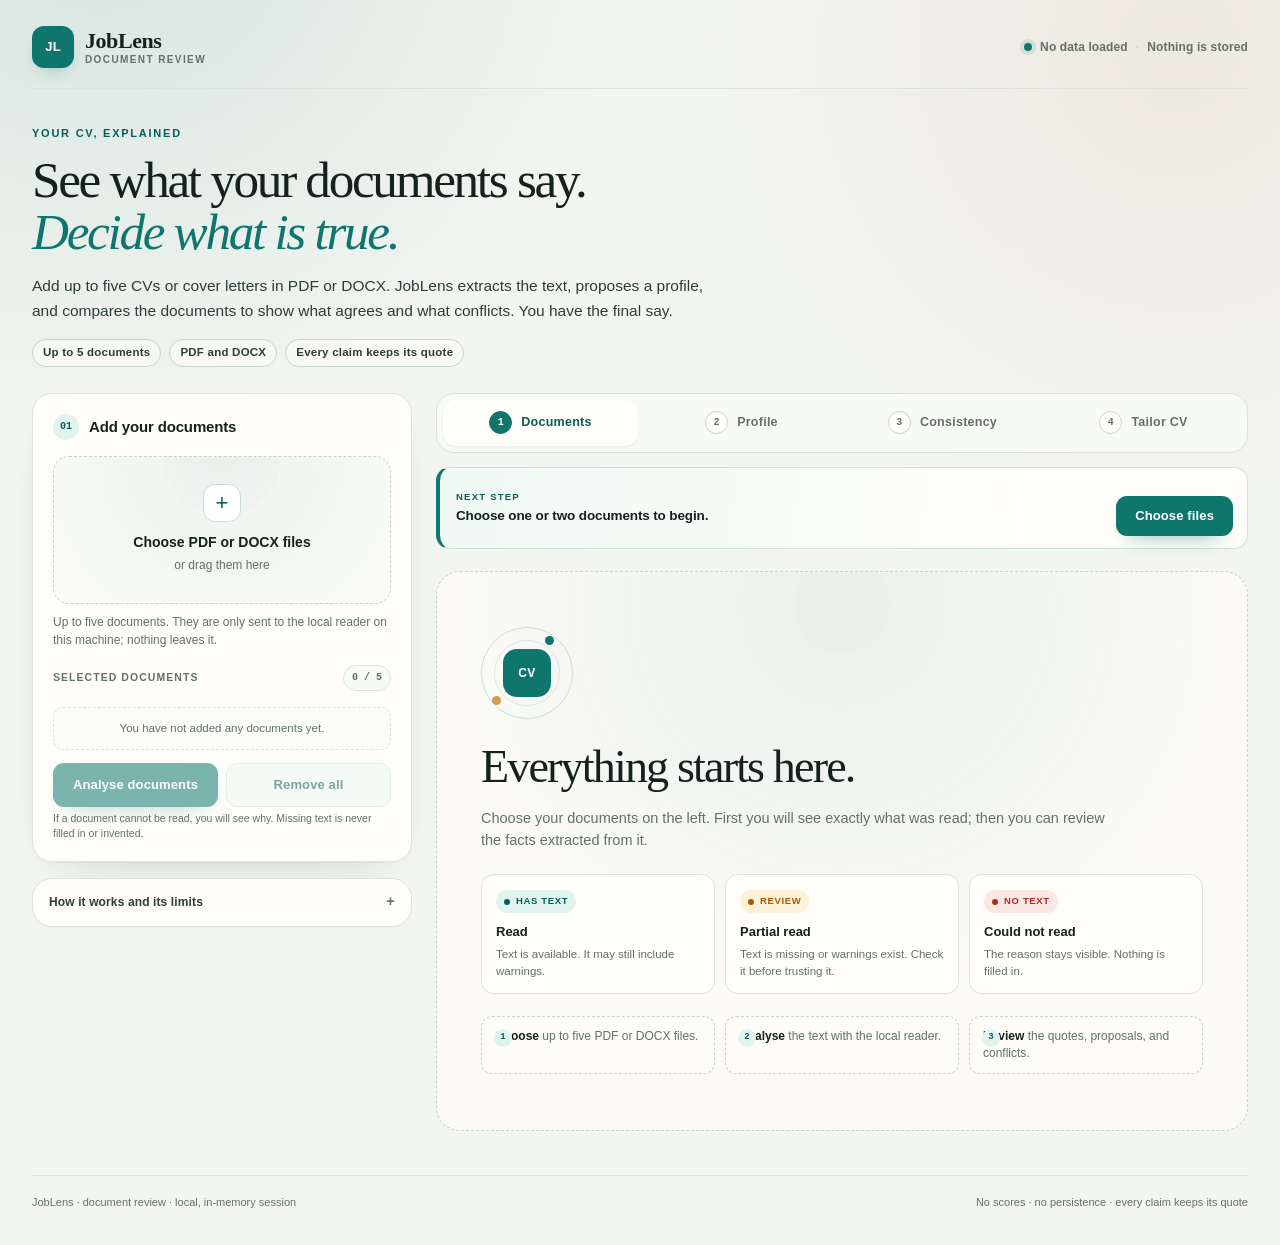
<file: web/workspace/index.html>
<!doctype html>
<html lang="en">
<head>
  <meta charset="utf-8">
  <meta name="viewport" content="width=device-width, initial-scale=1">
  <meta name="description" content="JobLens CV evidence workspace: see what your documents say, what can be joined, and what needs your decision.">
  <meta name="joblens-cv-api-base" content="/api/cv">
  <title>JobLens · Document review</title>
  <link rel="icon" href="./favicon.svg" type="image/svg+xml">
  <link rel="stylesheet" href="./styles.css">
</head>
<body>
  <a class="skip-link" href="#workspace">Skip to content</a>
  <div class="page-shell">
    <header class="masthead">
      <a class="brand" href="../">
        <span class="brand-mark" aria-hidden="true">JL</span>
        <span class="brand-copy">
          <strong>JobLens</strong>
          <small>Document review</small>
        </span>
      </a>
      <div class="masthead-meta">
        <span class="live-dot" aria-hidden="true"></span>
        <span id="data-mode-label">No data loaded</span>
        <span class="meta-separator" aria-hidden="true">·</span>
        <span>Nothing is stored</span>
      </div>
    </header>

    <main>
      <section class="hero" aria-labelledby="hero-title">
        <p class="eyebrow">Your CV, explained</p>
        <h1 id="hero-title">See what your documents say.<br> <em>Decide what is true.</em></h1>
        <p class="hero-copy">
          Add up to five CVs or cover letters in PDF or DOCX. JobLens extracts the
          text, proposes a profile, and compares the documents to show what agrees
          and what conflicts. You have the final say.
        </p>
        <div class="hero-tags" aria-label="What you can do here">
          <span class="tag">Up to 5 documents</span>
          <span class="tag">PDF and DOCX</span>
          <span class="tag">Every claim keeps its quote</span>
        </div>
      </section>

      <section id="workspace" class="workspace" aria-label="Document review">
        <aside class="control-rail">
          <section class="panel panel-add" aria-labelledby="add-heading">
            <div class="panel-heading">
              <span class="step" aria-hidden="true">01</span>
              <h2 id="add-heading">Add your documents</h2>
            </div>

            <div id="dropzone" class="dropzone">
              <input
                id="file-input"
                class="visually-hidden"
                type="file"
                multiple
                accept=".pdf,.docx,application/pdf,application/vnd.openxmlformats-officedocument.wordprocessingml.document"
                aria-describedby="file-help"
              >
              <label for="file-input" class="dropzone-label">
                <span class="dropzone-icon" aria-hidden="true">+</span>
                <strong>Choose PDF or DOCX files</strong>
                <span>or drag them here</span>
              </label>
            </div>
            <p id="file-help" class="field-note">
              Up to five documents. They are only sent to the local reader on this
              machine; nothing leaves it.
            </p>

            <div id="selection-alert" class="inline-alert" role="alert" hidden></div>

            <div class="selection-head">
              <span class="field-label">Selected documents</span>
              <span id="selection-count" class="count">0 / 5</span>
            </div>
            <ul id="selection-list" class="queue-list" aria-label="Selected documents"></ul>
            <p id="selection-empty" class="selection-empty">You have not added any documents yet.</p>

            <div class="button-row">
              <button id="extract" class="button button-primary" type="button" disabled>
                Analyse documents
              </button>
              <button id="clear" class="button button-secondary" type="button" disabled>
                Remove all
              </button>
            </div>
            <button id="cancel" class="button button-quiet" type="button" hidden>
              Stop waiting
            </button>

            <p class="field-note field-note-tight">
              If a document cannot be read, you will see why. Missing text is never
              filled in or invented.
            </p>
          </section>

          <details class="panel tech-panel">
            <summary>How it works and its limits</summary>
            <div class="tech-panel-body">
              <p>
                The local PDF and DOCX reader extracts the text. This screen does
                not interpret the file on its own.
              </p>
              <dl class="contract-facts">
                <div>
                  <dt>Supported format</dt>
                  <dd>PDF or DOCX, up to 5 files</dd>
                </div>
                <div>
                  <dt>References</dt>
                  <dd>Page or paragraph, exactly as returned by the reader</dd>
                </div>
                <div>
                  <dt>What it does not do</dt>
                  <dd>It does not score, verify, or store anything</dd>
                </div>
              </dl>
              <p class="field-note">
                Technical details (schemas, versions, and the contract) live in the
                project documentation and in each report.
              </p>
            </div>
          </details>
        </aside>

        <section id="results" class="results">
          <div class="view-switch" role="tablist" aria-label="Review steps">
            <button
              id="view-extraction"
              class="view-tab is-active"
              type="button"
              role="tab"
              aria-selected="true"
              aria-controls="extraction-view"
            >
              <span class="view-tab-step" aria-hidden="true">1</span>
              <span class="view-tab-label">Documents</span>
            </button>
            <button
              id="view-profile"
              class="view-tab"
              type="button"
              role="tab"
              aria-selected="false"
              aria-controls="profile-view"
            >
              <span class="view-tab-step" aria-hidden="true">2</span>
              <span class="view-tab-label">Profile</span>
            </button>
            <button
              id="view-reconciliation"
              class="view-tab"
              type="button"
              role="tab"
              aria-selected="false"
              aria-controls="reconciliation-view"
            >
              <span class="view-tab-step" aria-hidden="true">3</span>
              <span class="view-tab-label">Consistency</span>
            </button>
            <button
              id="view-tailor"
              class="view-tab"
              type="button"
              role="tab"
              aria-selected="false"
              aria-controls="tailor-view"
            >
              <span class="view-tab-step" aria-hidden="true">4</span>
              <span class="view-tab-label">Tailor CV</span>
            </button>
          </div>

          <div id="next-step" class="next-step" hidden>
            <div class="next-step-copy">
              <span class="next-step-kicker">Next step</span>
              <strong id="next-step-label"></strong>
            </div>
            <button id="next-step-action" class="button button-primary button-inline" type="button">
              Continue
            </button>
          </div>

          <div id="extraction-view" role="tabpanel" aria-labelledby="view-extraction">
            <div id="empty-state" class="empty-state">
              <div class="empty-orbit" aria-hidden="true">
                <span class="orbit-dot orbit-dot-a"></span>
                <span class="orbit-dot orbit-dot-b"></span>
                <span class="orbit-core">CV</span>
              </div>
              <h2>Everything starts here.</h2>
              <p>
                Choose your documents on the left. First you will see exactly what
                was read; then you can review the facts extracted from it.
              </p>

              <div class="legend-grid">
                <article class="legend-card">
                  <span class="status-pill status-ok"><span class="status-dot"></span>Has text</span>
                  <h3>Read</h3>
                  <p>Text is available. It may still include warnings.</p>
                </article>
                <article class="legend-card">
                  <span class="status-pill status-warn"><span class="status-dot"></span>Review</span>
                  <h3>Partial read</h3>
                  <p>Text is missing or warnings exist. Check it before trusting it.</p>
                </article>
                <article class="legend-card">
                  <span class="status-pill status-error"><span class="status-dot"></span>No text</span>
                  <h3>Could not read</h3>
                  <p>The reason stays visible. Nothing is filled in.</p>
                </article>
              </div>

              <ol class="how-list" aria-label="How the review works">
                <li><strong>Choose</strong> up to five PDF or DOCX files.</li>
                <li><strong>Analyse</strong> the text with the local reader.</li>
                <li><strong>Review</strong> the quotes, proposals, and conflicts.</li>
              </ol>
            </div>

            <div id="ready-state" class="state-panel ready-state" hidden>
              <p class="eyebrow">Ready to analyse</p>
              <h2 id="ready-heading" tabindex="-1">Your documents are ready.</h2>
              <p id="ready-copy">
                Nothing has been read yet. Analyse the documents to see the text,
                references, and warnings.
              </p>
              <ul id="ready-list" class="ready-list" aria-label="Documents ready to analyse"></ul>
              <button id="extract-ready" class="button button-primary button-inline" type="button">
                Analyse documents
              </button>
            </div>

            <div id="loading-state" class="loading-state" hidden>
              <div class="loading-orbit" aria-hidden="true"><span></span></div>
              <p class="eyebrow">Analysing</p>
              <h2 id="loading-heading" tabindex="-1">Reading your documents.</h2>
              <p id="loading-copy">
                The documents are being sent to the local reader. Nothing is assumed
                read until it responds.
              </p>
              <div class="indeterminate-bar" role="progressbar" aria-label="Analysing documents">
                <span></span>
              </div>
            </div>

            <div id="error-state" class="error-state" hidden role="alert">
              <p class="eyebrow">Could not analyse</p>
              <h2 id="error-heading" tabindex="-1">We could not show the result.</h2>
              <p id="error-message"></p>
              <p id="error-hint" class="field-note"></p>
              <div class="button-row button-row-tight">
                <button id="retry" class="button button-primary" type="button">Try again</button>
                <button id="dismiss-error" class="button button-secondary" type="button">
                  Back to documents
                </button>
              </div>
            </div>

            <div id="report" hidden>
              <header class="report-head">
                <div>
                  <p class="eyebrow">Step 1 · Documents</p>
                  <h2 id="report-title" tabindex="-1"></h2>
                  <p id="report-subtitle" class="report-subtitle"></p>
                </div>
              </header>

              <div id="job-banner" class="banner" hidden>
                <strong id="job-banner-title"></strong>
                <p id="job-banner-copy"></p>
                <div id="job-progress-wrap" class="job-progress" hidden>
                  <div class="progress-meta">
                    <span id="job-progress-label">Documents finished</span>
                    <span id="job-progress-count"></span>
                  </div>
                  <progress
                    id="job-progress"
                    max="1"
                    value="0"
                    aria-labelledby="job-progress-label"
                  ></progress>
                </div>
              </div>

              <div id="job-warnings" class="warning-list" hidden></div>

              <div class="summary-grid" aria-label="Analysis summary">
                <article class="summary-card">
                  <span class="summary-label">Documents</span>
                  <strong id="summary-total">0</strong>
                  <span id="summary-total-note" class="summary-note"></span>
                </article>
                <article class="summary-card">
                  <span class="summary-label">With text</span>
                  <strong id="summary-extracted">0</strong>
                  <span id="summary-extracted-note" class="summary-note"></span>
                </article>
                <article class="summary-card summary-card-warn">
                  <span class="summary-label">To review</span>
                  <strong id="summary-review">0</strong>
                  <span id="summary-review-note" class="summary-note"></span>
                </article>
                <article class="summary-card summary-card-error">
                  <span class="summary-label">No text</span>
                  <strong id="summary-failed">0</strong>
                  <span id="summary-failed-note" class="summary-note"></span>
                </article>
              </div>

              <p class="method-note">
                These numbers describe what the reader returned. “With text” does
                not mean correct, complete, or relevant.
              </p>

              <section class="report-section" aria-labelledby="documents-heading">
                <div class="section-head">
                  <div>
                    <span class="section-kicker">Documents</span>
                    <h3 id="documents-heading">What was read</h3>
                  </div>
                  <span id="documents-count" class="count"></span>
                </div>
                <div id="document-tabs" class="document-grid" role="tablist" aria-label="Analysed documents"></div>
                <div id="documents-empty" class="section-empty" hidden>
                  The reader returned no documents. There is no text to review.
                </div>
              </section>

              <section id="cv-reader" class="reader-panel" aria-labelledby="reader-title" role="tabpanel" tabindex="-1">
                <div class="section-head reader-head">
                  <div>
                    <span class="section-kicker">Read text</span>
                    <h3 id="reader-title" tabindex="-1">No document selected</h3>
                    <p id="reader-meta" class="reader-meta"></p>
                  </div>
                  <span id="reader-status" class="status-pill status-neutral">
                    <span class="status-dot"></span>No document
                  </span>
                </div>

                <div id="reader-warnings" class="warning-list" hidden></div>
                <div id="reader-state" class="section-empty" hidden></div>

                <div id="reader-grid" class="reader-grid" hidden>
                  <nav class="outline" aria-labelledby="outline-heading">
                    <div class="outline-head">
                      <h4 id="outline-heading">References</h4>
                      <span id="outline-count" class="count"></span>
                    </div>
                    <div id="outline-list" class="outline-list"></div>
                  </nav>

                  <div class="source-view">
                    <div class="source-toolbar">
                      <span id="source-position" class="source-position" aria-live="polite"></span>
                      <div class="source-nav">
                        <button id="previous-segment" class="button button-compact" type="button">
                          Previous
                        </button>
                        <button id="next-segment" class="button button-compact" type="button">
                          Next
                        </button>
                      </div>
                    </div>
                    <article id="source-block" class="source-block"></article>
                  </div>
                </div>
              </section>

              <details class="limits tech-details">
                <summary>Technical details of the analysis</summary>
                <div class="limits-body">
                  <div class="report-badges">
                    <span id="job-badge" class="badge badge-neutral"></span>
                    <span id="contract-badge" class="badge badge-neutral"></span>
                  </div>
                  <p>
                    This shows only what the reader returned. It does not verify
                    that a CV is true, complete, or suitable for a role.
                  </p>
                  <ul>
                    <li>Pages and paragraphs come from the reader, unchanged.</li>
                    <li>A read document may still have warnings or incomplete text.</li>
                    <li>A failed document says nothing bad about the person who wrote it.</li>
                    <li>Nothing is stored: refreshing loses the session.</li>
                  </ul>
                </div>
              </details>
            </div>
          </div>

          <div id="profile-view" role="tabpanel" aria-labelledby="view-profile" hidden>
            <header class="report-head">
              <div>
                <p class="eyebrow">Step 2 · Profile</p>
                <h2 id="profile-title" tabindex="-1">Review what we found</h2>
                <p id="profile-subtitle" class="report-subtitle">
                  There is no profile yet.
                </p>
              </div>
              <div class="report-badges">
                <span id="profile-badge" class="badge badge-neutral">No profile</span>
                <span id="profile-schema-badge" class="badge badge-neutral">Schema —</span>
              </div>
            </header>

            <div id="profile-banner" class="banner" hidden>
              <strong id="profile-banner-title"></strong>
              <p id="profile-banner-copy"></p>
            </div>

            <div class="profile-toolbar">
              <button id="profile-build" class="button button-primary button-inline" type="button">
                Create the profile from these documents
              </button>
              <button id="profile-preview" class="button button-secondary button-inline" type="button" hidden disabled>
                Load synthetic sample
              </button>
              <button id="profile-preview-suggestion" class="button button-secondary button-inline" type="button" hidden disabled>
                Load synthetic sample with a suggestion
              </button>
              <button id="profile-clear" class="button button-quiet button-inline" type="button" hidden>
                Start over
              </button>
              <button id="profile-export-approved" class="button button-secondary button-inline" type="button" hidden>
                Export approved profile
              </button>
              <input id="profile-import-approved" type="file" accept="application/json" hidden />
            </div>
            <p id="profile-hint" class="field-note"></p>

            <p id="profile-status" class="profile-status" role="status" aria-live="polite"></p>

            <div class="summary-grid profile-summary" aria-label="Profile summary">
              <article class="summary-card">
                <span class="summary-label">To review</span>
                <strong id="profile-count-proposed">0</strong>
                <span id="profile-count-proposed-note" class="summary-note">Awaiting your decision</span>
              </article>
              <article class="summary-card summary-card-ok">
                <span class="summary-label">Approved</span>
                <strong id="profile-count-approved">0</strong>
                <span id="profile-count-approved-note" class="summary-note">Decided by you</span>
              </article>
              <article class="summary-card summary-card-error">
                <span class="summary-label">Rejected</span>
                <strong id="profile-count-rejected">0</strong>
                <span id="profile-count-rejected-note" class="summary-note">Will not be used</span>
              </article>
              <article class="summary-card summary-card-warn">
                <span class="summary-label">Conflicts</span>
                <strong id="profile-count-unresolved">0</strong>
                <span id="profile-count-unresolved-note" class="summary-note">Need a decision</span>
              </article>
              <article class="summary-card">
                <span class="summary-label">Revisions</span>
                <strong id="profile-count-superseded">0</strong>
                <span id="profile-count-superseded-note" class="summary-note">Earlier versions</span>
              </article>
            </div>

            <div class="filter-row" id="profile-filters" role="group" aria-label="Filter proposals"></div>

            <p class="method-note">
              Approving means you accept a fact proposed by the engine. It does not
              prove the fact is true. Everything stays in this tab: refreshing
              loses your decisions.
            </p>

            <div id="profile-groups" class="profile-groups"></div>

            <div id="profile-empty" class="section-empty" hidden>
              The profile engine returned no proposals. There is nothing to review.
            </div>

            <section class="report-section" aria-labelledby="profile-conflicts-heading">
              <div class="section-head">
                <div>
                  <span class="section-kicker">Conflicts</span>
                  <h3 id="profile-conflicts-heading">Facts that do not fit</h3>
                </div>
                <span id="profile-conflicts-count" class="count"></span>
              </div>
              <div id="profile-conflicts" class="profile-conflicts"></div>
              <div id="profile-conflicts-empty" class="section-empty" hidden>
                The engine found no conflicts between the proposals.
              </div>
            </section>

            <section class="report-section" aria-labelledby="profile-superseded-heading">
              <div class="section-head">
                <div>
                  <span class="section-kicker">History</span>
                  <h3 id="profile-superseded-heading">Earlier versions</h3>
                </div>
                <span id="profile-superseded-count" class="count"></span>
              </div>
              <div id="profile-superseded" class="profile-superseded"></div>
              <div id="profile-superseded-empty" class="section-empty" hidden>
                There are no earlier versions yet. They are created when you edit a fact.
              </div>
            </section>

            <section class="report-section" aria-labelledby="profile-history-heading">
              <div class="section-head">
                <div>
                  <span class="section-kicker">Log</span>
                  <h3 id="profile-history-heading">What you decided</h3>
                </div>
                <span id="profile-history-count" class="count"></span>
              </div>
              <div id="profile-history" class="profile-history"></div>
              <div id="profile-history-empty" class="section-empty" hidden>
                You have not made any decisions yet.
              </div>
            </section>
          </div>

          <div id="reconciliation-view" role="tabpanel" aria-labelledby="view-reconciliation" hidden>
            <header class="report-head">
              <div>
                <p class="eyebrow">Step 3 · Consistency</p>
                <h2 id="reconciliation-title" tabindex="-1">Compare what your documents say</h2>
                <p id="reconciliation-subtitle" class="report-subtitle">
                  Nothing has been compared yet.
                </p>
              </div>
            </header>

            <div class="profile-toolbar">
              <button id="reconciliation-build" class="button button-primary button-inline" type="button">
                Compare these documents
              </button>
              <button id="reconciliation-preview" class="button button-secondary button-inline" type="button" hidden disabled>
                Load synthetic sample
              </button>
              <button id="reconciliation-preview-multi" class="button button-secondary button-inline" type="button" hidden disabled>
                Load synthetic sample with three CVs
              </button>
              <button id="reconciliation-clear" class="button button-quiet button-inline" type="button" hidden>
                Start over
              </button>
            </div>
            <p id="reconciliation-hint" class="field-note">
              The local Python engine calculates relationships and recommendations
              from the quotes in your documents. This screen is read-only: it creates
              no relationships, confirms no claim and transfers no claim-to-proposal
              mapping or approval.
            </p>

            <p id="reconciliation-status" class="profile-status" role="status" aria-live="polite"></p>

            <div id="reconciliation-warnings" class="warning-list" hidden></div>

            <div id="reconciliation-results" hidden>
            <p id="reconciliation-overview" class="overview-note"></p>

            <div class="summary-grid reconciliation-summary" aria-label="Comparison summary">
              <article class="summary-card">
                <span class="summary-label">Documents compared</span>
                <strong id="reconciliation-count-documents">0</strong>
                <span class="summary-note">Sources compared</span>
              </article>
              <article class="summary-card">
                <span class="summary-label">Source claims</span>
                <strong id="reconciliation-count-claims">0</strong>
                <span class="summary-note">Every claim keeps its exact quote</span>
              </article>
              <article class="summary-card summary-card-ok">
                <span class="summary-label">Safe consolidations</span>
                <strong id="reconciliation-count-consolidations">0</strong>
                <span class="summary-note">Joined by the engine, no conflict</span>
              </article>
              <article class="summary-card summary-card-error">
                <span class="summary-label">Conflicting pairs</span>
                <strong id="reconciliation-count-conflicts">0</strong>
                <span class="summary-note">Claims that do not agree</span>
              </article>
              <article class="summary-card summary-card-warn">
                <span class="summary-label">Decisions to confirm</span>
                <strong id="reconciliation-count-pending">0</strong>
                <span class="summary-note">The engine does not decide for you</span>
              </article>
              <article class="summary-card summary-card-warn">
                <span class="summary-label">Conflicts without a decision</span>
                <strong id="reconciliation-count-unresolved">0</strong>
                <span class="summary-note">No engine proposal</span>
              </article>
            </div>

            <p class="method-note">
              “Safe consolidations” are claim groups the engine joined because the
              documents state the same thing: joining is neither proof nor approval.
              “Decisions to confirm” are recommendations or conflicts that need your
              judgement. The numbers do not overlap: a conflict may have a
              recommendation, and then it counts in the fourth card.
            </p>

            <section class="report-section sources-section" aria-labelledby="reconciliation-sources-heading">
              <div class="section-head">
                <div>
                  <span class="section-kicker">Sources</span>
                  <h3 id="reconciliation-sources-heading">Documents compared</h3>
                </div>
              </div>
              <ul id="reconciliation-sources" class="source-list" aria-label="Documents compared"></ul>
            </section>

            <section class="report-section" aria-labelledby="attention-heading">
              <div class="section-head">
                <div>
                  <span class="section-kicker">Priority</span>
                  <h3 id="attention-heading">Needs your attention</h3>
                </div>
                <span id="reconciliation-attention-count" class="count"></span>
              </div>

              <div class="attention-legend" aria-label="What each term means">
                <p><strong>Recommendation</strong> · a suggestion from the engine. It is not a decision.</p>
                <p><strong>Confirmation</strong> · your decision, recorded in Candidate Profile.</p>
                <p><strong>Approval</strong> · marking a fact as valid in Profile. It does not happen on this screen.</p>
              </div>

              <p id="attention-disclaimer" class="attention-disclaimer">
                This screen confirms and approves nothing. To decide, review the
                proposal in Candidate Profile.
              </p>

              <div id="reconciliation-attention" class="attention-list"></div>
              <div id="reconciliation-attention-empty" class="section-empty" hidden>
                There are no conflicts or pending recommendations in these documents.
              </div>
            </section>

            <section class="report-section" aria-labelledby="consolidated-heading">
              <div class="section-head">
                <div>
                  <span class="section-kicker">Joined facts</span>
                  <h3 id="consolidated-heading">Consolidated information</h3>
                </div>
                <span id="reconciliation-consolidated-count" class="count"></span>
              </div>
              <p class="section-intro">
                Each card brings together claims the documents state in the same
                way. The original quotes remain available and nothing has been
                approved.
              </p>
              <div id="reconciliation-consolidated" class="consolidated-list"></div>
              <div id="reconciliation-consolidated-empty" class="section-empty" hidden>
                There are no facts the engine can safely join.
              </div>
            </section>

            <section class="report-section" aria-labelledby="findings-heading">
              <div class="section-head">
                <div>
                  <span class="section-kicker">Remaining claims</span>
                  <h3 id="findings-heading">Other claims detected</h3>
                </div>
                <span id="reconciliation-findings-count" class="count"></span>
              </div>
              <p class="section-intro">
                Claims that are not already represented in a decision or a joined
                group. Every source claim appears here or above, and its exact quote
                remains available. Review proposals in Candidate Profile; this screen
                approves nothing.
              </p>
              <ul id="reconciliation-findings" class="finding-list" aria-label="Remaining source claims"></ul>
              <div id="reconciliation-findings-empty" class="section-empty" hidden>
                Every source claim is already represented above.
              </div>
              <button id="reconciliation-open-profile" class="button button-secondary button-inline" type="button">
                Open Candidate Profile
              </button>
            </section>

            <details id="reconciliation-technical" class="limits tech-details">
              <summary>See all data and technical details</summary>
              <div class="limits-body">
                <p class="tech-note">
                  This section is for checking the result: identifiers, offsets,
                  exact references, and comparators. Technical note: no approval
                  or resolution is transferred between this report and the
                  Candidate Profile.
                </p>
                <div id="reconciliation-groups" class="reconciliation-groups"></div>
                <div id="reconciliation-empty" class="section-empty" hidden>
                  No data to show with the current filter.
                </div>
              </div>
            </details>
            </div>
          </div>
        </section>
      </section>

      <section id="tailor-view" role="tabpanel" aria-labelledby="view-tailor" hidden>
        <header class="report-head">
          <div>
            <p class="eyebrow">Step 4 · Tailor CV</p>
            <h2 id="tailor-title" tabindex="-1">Tailor your CV to a job posting</h2>
            <p id="tailor-subtitle" class="report-subtitle">
              Turn your approved facts into a job-tailored CV. Generation and export stay
              disabled until the backend contracts are integrated.
            </p>
          </div>
        </header>

        <section id="tailor-readiness" class="report-section" aria-labelledby="tailor-readiness-heading">
          <div class="section-head">
            <div>
              <span class="section-kicker">Profile readiness</span>
              <h3 id="tailor-readiness-heading">What you can tailor today</h3>
            </div>
          </div>
          <div id="tailor-readiness-body" class="tailor-readiness"></div>
        </section>

        <section id="tailor-job" class="report-section" aria-labelledby="tailor-job-heading">
          <div class="section-head">
            <div>
              <span class="section-kicker">Job posting</span>
              <h3 id="tailor-job-heading">Paste the job description</h3>
            </div>
          </div>
          <p class="section-intro">
            Copy the complete job posting from LinkedIn or another job site and paste it
            here. Only the text you paste is used; nothing is sent to a service.
          </p>
          <div class="proposal-actions">
            <label class="button button-secondary button-inline" for="tailor-import-approved">
              Import approved profile
            </label>
            <input id="tailor-import-approved" type="file" accept="application/json" hidden />
            <span id="tailor-approved-status" class="field-note"></span>
          </div>
          <form id="tailor-job-form" class="tailor-job-form">
            <label class="field-label" for="tailor-job-title">Job title (optional)</label>
            <input id="tailor-job-title" class="input" type="text" autocomplete="off" maxlength="200" />

            <label class="field-label" for="tailor-job-company">Company (optional)</label>
            <input id="tailor-job-company" class="input" type="text" autocomplete="off" maxlength="200" />

            <label class="field-label" for="tailor-job-location">Location (optional)</label>
            <input id="tailor-job-location" class="input" type="text" autocomplete="off" maxlength="200" />

            <label class="field-label" for="tailor-job-text">Job posting (required)</label>
            <textarea id="tailor-job-text" class="textarea" rows="14" spellcheck="false" maxlength="20000"
              placeholder="Paste the full job description here."></textarea>
            <p id="tailor-job-status" class="field-note" role="status" aria-live="polite"></p>

            <div class="proposal-actions">
              <button id="tailor-generate" class="button button-primary button-inline" type="button" disabled>
                Generate tailored CV
              </button>
            </div>
            <p class="field-note">
              Generation is not available yet: the backend generation contract is not
              integrated. No CV is generated and no result is faked.
            </p>
          </form>
        </section>

        <section id="tailor-editor" class="report-section" aria-labelledby="tailor-editor-heading">
          <div class="section-head">
            <div>
              <span class="section-kicker">CV draft</span>
              <h3 id="tailor-editor-heading">Editor</h3>
            </div>
            <span id="tailor-draft-status" class="count"></span>
          </div>
          <div id="tailor-editor-body" class="tailor-editor"></div>
        </section>

        <section id="tailor-preview" class="report-section" aria-labelledby="tailor-preview-heading">
          <div class="section-head">
            <div>
              <span class="section-kicker">Preview</span>
              <h3 id="tailor-preview-heading">CV preview</h3>
            </div>
          </div>
          <div id="tailor-preview-body" class="tailor-preview"></div>
        </section>

        <section id="tailor-export" class="report-section" aria-labelledby="tailor-export-heading">
          <div class="section-head">
            <div>
              <span class="section-kicker">Export</span>
              <h3 id="tailor-export-heading">Download</h3>
            </div>
          </div>
          <div class="proposal-actions">
            <button id="tailor-export-pdf" class="button button-secondary button-inline" type="button" disabled>
              Download PDF
            </button>
            <button id="tailor-export-docx" class="button button-secondary button-inline" type="button" disabled>
              Download DOCX
            </button>
          </div>
          <p class="field-note">
            Export is disabled until a real exporter is integrated, the draft is
            validated, and every included fact has passed final review.
          </p>
        </section>
      </section>
    </main>

    <footer class="footer">
      <p>JobLens · document review · <span id="footer-data-mode">local, in-memory session</span></p>
      <p>No scores · no persistence · every claim keeps its quote</p>
    </footer>
  </div>

  <noscript>
    <p class="noscript">This screen needs JavaScript to analyse documents and show the results.</p>
  </noscript>

  <script src="./api-adapter.js" defer></script>
  <script src="./profile-adapter.js" defer></script>
  <script src="./profile-review.js" defer></script>
  <script src="./reconciliation-adapter.js" defer></script>
  <script src="./tailor-adapter.js" defer></script>
  <script src="./app.js" defer></script>
</body>
</html>
</file>
<file: web/workspace/styles.css>
:root {
  --ink: #14211d;
  --ink-soft: #2d3d37;
  --muted: #62716a;
  --paper: #f3f5f1;
  --surface: #fffefa;
  --surface-soft: #f8faf6;
  --line: #dbe3dc;
  --line-strong: #c8d3ca;
  --accent: #0f766e;
  --accent-strong: #0a5d57;
  --accent-soft: #e1f3ee;
  --accent-wash: #eff8f5;
  --amber: #a85a08;
  --amber-soft: #fdf1d8;
  --red: #aa2e25;
  --red-soft: #fce7e4;
  --violet: #5f3ab5;
  --violet-soft: #eee9fb;
  --shadow: 0 1px 2px rgba(20, 33, 29, 0.04), 0 18px 50px -34px rgba(20, 33, 29, 0.32);
  --sans: "Avenir Next", "Segoe UI", "Helvetica Neue", Arial, sans-serif;
  --serif: "Iowan Old Style", "Palatino Linotype", "Book Antiqua", Georgia, serif;
  --mono: "SFMono-Regular", Consolas, "Liberation Mono", monospace;
}

* {
  box-sizing: border-box;
}

html {
  scroll-behavior: smooth;
  /* Safari inflates text in landscape without this. */
  -webkit-text-size-adjust: 100%;
  text-size-adjust: 100%;
}

body {
  margin: 0;
  min-height: 100vh;
  color: var(--ink);
  background:
    radial-gradient(circle at 8% -8%, rgba(15, 118, 110, 0.13), transparent 34rem),
    radial-gradient(circle at 92% 4%, rgba(168, 90, 8, 0.08), transparent 30rem),
    var(--paper);
  font-family: var(--sans);
  font-size: 16px;
  line-height: 1.55;
  -webkit-font-smoothing: antialiased;
  text-rendering: optimizeLegibility;
}

[hidden] {
  display: none !important;
}

a {
  color: var(--accent-strong);
  text-decoration-thickness: 1px;
  text-underline-offset: 3px;
}

a:hover {
  color: var(--accent);
}

button,
input,
select,
textarea {
  font: inherit;
}

button {
  cursor: pointer;
}

:focus-visible {
  outline: 3px solid rgba(15, 118, 110, 0.35);
  outline-offset: 2px;
}

.visually-hidden {
  position: absolute !important;
  width: 1px !important;
  height: 1px !important;
  margin: -1px !important;
  padding: 0 !important;
  overflow: hidden !important;
  clip: rect(0 0 0 0) !important;
  clip-path: inset(50%) !important;
  border: 0 !important;
  white-space: nowrap !important;
}

.skip-link {
  position: absolute;
  left: 16px;
  top: -60px;
  z-index: 10;
  padding: 10px 14px;
  color: #fff;
  background: var(--accent-strong);
  border-radius: 8px;
  transition: top 150ms ease;
}

.skip-link:focus {
  top: 16px;
}

.page-shell {
  width: min(1240px, 100%);
  margin: 0 auto;
  padding: 26px 32px 34px;
}

.masthead {
  display: flex;
  align-items: center;
  justify-content: space-between;
  gap: 20px;
  padding-bottom: 20px;
  border-bottom: 1px solid var(--line);
}

.brand {
  display: inline-flex;
  align-items: center;
  gap: 11px;
  color: var(--ink);
  text-decoration: none;
}

.brand:hover {
  color: var(--ink);
}

.brand-mark {
  display: inline-grid;
  place-items: center;
  width: 42px;
  height: 42px;
  border-radius: 12px;
  color: #fff;
  background: var(--accent);
  font-size: 13px;
  font-weight: 800;
  letter-spacing: 0.02em;
  box-shadow: 0 8px 20px -12px rgba(15, 118, 110, 0.8);
}

.brand-copy {
  display: flex;
  flex-direction: column;
  line-height: 1.05;
}

.brand-copy strong {
  font-family: var(--serif);
  font-size: 22px;
  letter-spacing: -0.02em;
}

.brand-copy small {
  margin-top: 3px;
  color: var(--muted);
  font-size: 10px;
  font-weight: 700;
  letter-spacing: 0.14em;
  text-transform: uppercase;
}

.masthead-meta {
  display: flex;
  align-items: center;
  flex-wrap: wrap;
  justify-content: flex-end;
  gap: 8px;
  color: var(--muted);
  font-size: 12px;
  font-weight: 600;
  letter-spacing: 0.01em;
}

.live-dot {
  width: 8px;
  height: 8px;
  border-radius: 50%;
  background: var(--accent);
  box-shadow: 0 0 0 4px rgba(15, 118, 110, 0.12);
}

.meta-separator {
  color: var(--line-strong);
}

.hero {
  max-width: 940px;
  margin: 44px 0 30px;
}

.eyebrow {
  margin: 0 0 12px;
  color: var(--accent-strong);
  font-size: 11px;
  font-weight: 800;
  letter-spacing: 0.16em;
  text-transform: uppercase;
}

.hero h1 {
  margin: 0;
  font-family: var(--serif);
  font-size: clamp(2.45rem, 4.6vw, 4rem);
  font-weight: 500;
  letter-spacing: -0.055em;
  line-height: 1.02;
}

.hero h1 em {
  color: var(--accent);
  font-style: italic;
  font-weight: 500;
}

.hero-copy {
  max-width: 720px;
  margin: 16px 0 0;
  color: var(--ink-soft);
  font-size: 16.5px;
  line-height: 1.55;
}

.hero-tags {
  display: flex;
  flex-wrap: wrap;
  gap: 8px;
  margin-top: 16px;
}

.tag {
  display: inline-flex;
  align-items: center;
  min-height: 28px;
  padding: 4px 10px;
  border: 1px solid var(--line-strong);
  border-radius: 999px;
  color: var(--ink-soft);
  background: rgba(255, 254, 250, 0.55);
  font-size: 11.5px;
  font-weight: 700;
  letter-spacing: 0.02em;
}

.workspace {
  display: grid;
  grid-template-columns: minmax(320px, 380px) minmax(0, 1fr);
  gap: 24px;
  align-items: start;
}

.control-rail {
  position: sticky;
  top: 20px;
  display: grid;
  gap: 16px;
}

.panel {
  padding: 20px;
  border: 1px solid var(--line);
  border-radius: 20px;
  background: rgba(255, 254, 250, 0.9);
  box-shadow: var(--shadow);
  /* Safari only supports the prefixed property. */
  -webkit-backdrop-filter: blur(10px);
  backdrop-filter: blur(10px);
}

.panel-note {
  background: rgba(248, 250, 246, 0.85);
}

.panel-note > p {
  margin: 0 0 10px;
  color: var(--muted);
  font-size: 12px;
  line-height: 1.55;
}

.panel-heading {
  display: flex;
  align-items: center;
  gap: 10px;
  margin-bottom: 16px;
}

.panel-heading h2 {
  margin: 0;
  font-size: 15px;
  font-weight: 750;
  letter-spacing: -0.01em;
}

.step {
  display: inline-grid;
  place-items: center;
  flex: 0 0 auto;
  width: 26px;
  height: 26px;
  border-radius: 50%;
  color: var(--accent-strong);
  background: var(--accent-soft);
  font-family: var(--mono);
  font-size: 10px;
  font-weight: 700;
}

.field-label {
  display: block;
  margin: 13px 0 6px;
  color: var(--muted);
  font-size: 10.5px;
  font-weight: 800;
  letter-spacing: 0.1em;
  text-transform: uppercase;
}

.field-note {
  margin: 9px 0 0;
  color: var(--muted);
  font-size: 12px;
  line-height: 1.5;
}

.field-note-tight {
  margin-top: 10px;
}

code {
  padding: 1px 4px;
  border: 1px solid var(--line);
  border-radius: 5px;
  color: var(--ink-soft);
  background: #f3f5f1;
  font-family: var(--mono);
  font-size: 0.9em;
  overflow-wrap: anywhere;
}

.dropzone {
  border: 1.5px dashed var(--line-strong);
  border-radius: 16px;
  background:
    radial-gradient(circle at 50% 0%, rgba(15, 118, 110, 0.07), transparent 12rem),
    rgba(248, 250, 246, 0.72);
  transition: border-color 150ms ease, background 150ms ease, transform 150ms ease;
}

.dropzone:hover,
.dropzone:focus-within {
  border-color: var(--accent);
  background: var(--accent-wash);
}

.dropzone:focus-within {
  outline: 3px solid rgba(15, 118, 110, 0.35);
  outline-offset: 2px;
}

.dropzone.is-dragging {
  border-color: var(--accent);
  background: var(--accent-soft);
  transform: translateY(-1px);
}

.dropzone.is-disabled {
  cursor: not-allowed;
  opacity: 0.68;
}

.dropzone.is-disabled .dropzone-label {
  cursor: not-allowed;
}

.dropzone-label {
  display: flex;
  flex-direction: column;
  align-items: center;
  justify-content: center;
  min-height: 146px;
  padding: 20px;
  cursor: pointer;
  text-align: center;
}

.dropzone-icon {
  display: grid;
  place-items: center;
  width: 38px;
  height: 38px;
  margin-bottom: 10px;
  border: 1px solid #c5ddd6;
  border-radius: 12px;
  color: var(--accent-strong);
  background: #fff;
  font-size: 22px;
  font-weight: 500;
  line-height: 1;
}

.dropzone-label strong {
  color: var(--ink);
  font-size: 14px;
  font-weight: 750;
}

.dropzone-label span:last-child {
  margin-top: 2px;
  color: var(--muted);
  font-size: 12px;
}

.inline-alert {
  margin-top: 12px;
  padding: 10px 12px;
  border: 1px solid #efc9c4;
  border-radius: 10px;
  color: var(--red);
  background: var(--red-soft);
  font-size: 12px;
  line-height: 1.45;
}

.inline-alert p {
  margin: 0;
}

.inline-alert p + p {
  margin-top: 5px;
}

.selection-head {
  display: flex;
  align-items: center;
  justify-content: space-between;
  gap: 12px;
  margin-top: 16px;
}

.selection-head .field-label {
  margin: 0;
}

.count {
  display: inline-flex;
  align-items: center;
  justify-content: center;
  min-width: 30px;
  min-height: 26px;
  padding: 3px 8px;
  border: 1px solid var(--line);
  border-radius: 999px;
  color: var(--muted);
  background: var(--surface-soft);
  font-family: var(--mono);
  font-size: 10px;
  font-weight: 700;
  white-space: nowrap;
}

.queue-list {
  display: grid;
  gap: 7px;
  margin: 8px 0 0;
  padding: 0;
  list-style: none;
}

.queue-card {
  display: grid;
  grid-template-columns: minmax(0, 1fr) auto;
  gap: 8px;
  align-items: start;
  padding: 10px 11px;
  border: 1px solid var(--line);
  border-left: 3px solid var(--line-strong);
  border-radius: 10px;
  background: #fff;
}

.queue-card.queue-ready {
  border-left-color: var(--accent);
}

.queue-card.queue-sending,
.queue-card.queue-processing,
.queue-card.queue-queued {
  border-left-color: #d18a26;
}

.queue-card.queue-done {
  border-left-color: var(--accent);
  background: #fbfffd;
}

.queue-card.queue-failed {
  border-left-color: #cf5b50;
  background: #fffcfb;
}

.queue-main {
  min-width: 0;
}

.queue-name {
  display: block;
  overflow: hidden;
  color: var(--ink);
  font-size: 12.5px;
  font-weight: 700;
  line-height: 1.35;
  text-overflow: ellipsis;
  white-space: nowrap;
}

.queue-meta {
  display: flex;
  align-items: center;
  flex-wrap: wrap;
  gap: 5px 7px;
  margin-top: 3px;
  color: var(--muted);
  font-size: 10.5px;
}

.queue-file-kind {
  color: var(--accent-strong);
  font-family: var(--mono);
  font-size: 9.5px;
  font-weight: 700;
  letter-spacing: 0.06em;
  text-transform: uppercase;
}

.queue-remove {
  min-height: 26px;
  padding: 3px 7px;
  border: 1px solid transparent;
  border-radius: 7px;
  color: var(--muted);
  background: transparent;
  font-size: 10.5px;
  font-weight: 700;
}

.queue-remove:hover {
  color: var(--red);
  background: var(--red-soft);
}

.queue-remove:disabled {
  cursor: not-allowed;
  opacity: 0.45;
}

.selection-empty {
  margin: 8px 0 0;
  padding: 12px;
  border: 1px dashed var(--line);
  border-radius: 10px;
  color: var(--muted);
  background: rgba(248, 250, 246, 0.6);
  font-size: 11.5px;
  text-align: center;
}

.button {
  display: inline-flex;
  align-items: center;
  justify-content: center;
  width: 100%;
  min-height: 44px;
  margin-top: 13px;
  padding: 10px 14px;
  border: 1px solid transparent;
  border-radius: 11px;
  font-size: 13px;
  font-weight: 750;
  letter-spacing: 0.01em;
  transition: background 140ms ease, border-color 140ms ease, color 140ms ease, transform 140ms ease;
}

.button:hover {
  transform: translateY(-1px);
}

.button:active {
  transform: translateY(0);
}

.button:disabled {
  cursor: not-allowed;
  opacity: 0.55;
  transform: none;
}

.button-primary {
  color: #fff;
  background: var(--accent);
  box-shadow: 0 10px 22px -14px rgba(15, 118, 110, 0.8);
}

.button-primary:hover:not(:disabled) {
  background: var(--accent-strong);
}

.button-secondary {
  color: var(--accent-strong);
  background: var(--accent-wash);
  border-color: #c9e4dc;
}

.button-secondary:hover:not(:disabled) {
  background: var(--accent-soft);
}

.button-quiet {
  min-height: 38px;
  color: var(--muted);
  background: transparent;
  border-color: var(--line);
}

.button-quiet:hover:not(:disabled) {
  color: var(--ink-soft);
  background: var(--surface-soft);
}

.button-compact {
  width: auto;
  min-height: 34px;
  margin: 0;
  padding: 6px 11px;
  border: 1px solid var(--line-strong);
  border-radius: 8px;
  color: var(--ink-soft);
  background: var(--surface);
  font-size: 11.5px;
  font-weight: 700;
}

.button-compact:hover:not(:disabled) {
  background: var(--accent-wash);
  border-color: #c9e4dc;
}

.button-inline {
  width: auto;
  min-height: 40px;
  margin-top: 16px;
  padding: 9px 18px;
}

.button-row {
  display: grid;
  grid-template-columns: 1fr 1fr;
  gap: 8px;
}

.button-row .button {
  margin-top: 13px;
}

.button-row-tight .button {
  margin-top: 6px;
}

.results {
  min-width: 0;
  scroll-margin-top: 18px;
}

.empty-state {
  display: flex;
  flex-direction: column;
  justify-content: center;
  min-height: 560px;
  padding: 44px;
  border: 1px dashed var(--line-strong);
  border-radius: 24px;
  background:
    radial-gradient(circle at 50% 6%, rgba(15, 118, 110, 0.08), transparent 24rem),
    rgba(255, 254, 250, 0.62);
}

.empty-orbit {
  position: relative;
  display: grid;
  place-items: center;
  width: 92px;
  height: 92px;
  margin-bottom: 24px;
  border: 1px solid #c5ddd6;
  border-radius: 50%;
}

.empty-orbit::before {
  position: absolute;
  inset: 12px;
  border: 1px solid #d7e8e2;
  border-radius: 50%;
  content: "";
}

.orbit-core {
  display: grid;
  place-items: center;
  width: 48px;
  height: 48px;
  border-radius: 14px;
  color: #fff;
  background: var(--accent);
  font-size: 12px;
  font-weight: 800;
  letter-spacing: 0.04em;
}

.orbit-dot {
  position: absolute;
  width: 9px;
  height: 9px;
  border-radius: 50%;
  background: var(--accent);
}

.orbit-dot-a {
  top: 8px;
  right: 18px;
}

.orbit-dot-b {
  bottom: 13px;
  left: 10px;
  background: #d59a4a;
}

.empty-state h2 {
  max-width: 620px;
  margin: 0;
  font-family: var(--serif);
  font-size: clamp(2rem, 3.6vw, 3rem);
  font-weight: 500;
  letter-spacing: -0.04em;
  line-height: 1.04;
}

.empty-state > p {
  max-width: 640px;
  margin: 16px 0 0;
  color: var(--muted);
  font-size: 14.5px;
}

.legend-grid {
  display: grid;
  grid-template-columns: repeat(2, minmax(0, 1fr));
  gap: 10px;
  margin-top: 30px;
}

.legend-card {
  padding: 14px;
  border: 1px solid var(--line);
  border-radius: 13px;
  background: rgba(255, 255, 255, 0.66);
}

.legend-card h3 {
  margin: 10px 0 4px;
  font-size: 12.5px;
  font-weight: 750;
}

.legend-card p {
  margin: 0;
  color: var(--muted);
  font-size: 11.5px;
  line-height: 1.45;
}

.how-list {
  display: grid;
  grid-template-columns: repeat(3, minmax(0, 1fr));
  gap: 10px;
  margin: 24px 0 0;
  padding: 0;
  list-style: none;
  counter-reset: step;
}

.how-list li {
  position: relative;
  padding: 12px 12px 12px 36px;
  border: 1px solid var(--line);
  border-radius: 11px;
  color: var(--muted);
  background: rgba(248, 250, 246, 0.7);
  font-size: 11.5px;
  line-height: 1.45;
  counter-increment: step;
}

.how-list li::before {
  position: absolute;
  top: 12px;
  left: 12px;
  display: grid;
  place-items: center;
  width: 18px;
  height: 18px;
  border-radius: 50%;
  color: var(--accent-strong);
  background: var(--accent-soft);
  content: counter(step);
  font-family: var(--mono);
  font-size: 9px;
  font-weight: 700;
}

.how-list strong {
  color: var(--ink-soft);
}

.state-panel {
  padding: 36px;
  border: 1px solid var(--line);
  border-radius: 22px;
  background: rgba(255, 254, 250, 0.82);
  box-shadow: var(--shadow);
}

.state-panel h2 {
  max-width: 640px;
  margin: 0;
  font-family: var(--serif);
  font-size: clamp(1.9rem, 3.2vw, 2.65rem);
  font-weight: 500;
  letter-spacing: -0.04em;
  line-height: 1.06;
}

.state-panel > p {
  max-width: 640px;
  color: var(--ink-soft);
}

.ready-state {
  border-color: #cde6df;
  background:
    radial-gradient(circle at 8% 0%, rgba(15, 118, 110, 0.08), transparent 20rem),
    rgba(255, 254, 250, 0.9);
}

.ready-list {
  display: grid;
  gap: 6px;
  margin: 16px 0 0;
  padding: 0;
  list-style: none;
}

.ready-list li {
  display: flex;
  align-items: center;
  gap: 8px;
  padding: 8px 10px;
  border: 1px solid #d5e8e1;
  border-radius: 9px;
  color: var(--ink-soft);
  background: var(--accent-wash);
  font-size: 12px;
}

.ready-list .queue-file-kind {
  flex: 0 0 auto;
}

.loading-state {
  padding: 46px;
  border: 1px solid var(--line);
  border-radius: 22px;
  background: rgba(255, 254, 250, 0.85);
  box-shadow: var(--shadow);
}

.loading-state h2 {
  max-width: 620px;
  margin: 0;
  font-family: var(--serif);
  font-size: clamp(1.9rem, 3.2vw, 2.6rem);
  font-weight: 500;
  letter-spacing: -0.04em;
  line-height: 1.06;
}

.loading-state > p {
  max-width: 620px;
  color: var(--muted);
}

.loading-orbit {
  display: grid;
  place-items: center;
  width: 54px;
  height: 54px;
  margin-bottom: 20px;
  border: 1px solid #c5ddd6;
  border-radius: 50%;
  background: var(--accent-wash);
}

.loading-orbit span {
  width: 24px;
  height: 24px;
  border: 3px solid #c9e4dc;
  border-top-color: var(--accent);
  border-radius: 50%;
  animation: spin 900ms linear infinite;
}

.indeterminate-bar {
  position: relative;
  height: 7px;
  margin-top: 24px;
  overflow: hidden;
  border-radius: 999px;
  background: #e8eee9;
}

.indeterminate-bar span {
  position: absolute;
  top: 0;
  bottom: 0;
  width: 38%;
  border-radius: 999px;
  background: linear-gradient(90deg, var(--accent), #38a99d);
  animation: indeterminate 1300ms ease-in-out infinite;
}

@keyframes spin {
  to {
    transform: rotate(360deg);
  }
}

@keyframes indeterminate {
  0% {
    left: -40%;
  }

  100% {
    left: 105%;
  }
}

.error-state {
  padding: 36px;
  border: 1px solid #efc9c4;
  border-radius: 22px;
  background: #fff7f5;
}

.error-state h2 {
  margin: 0;
  font-family: var(--serif);
  font-size: clamp(1.8rem, 3.2vw, 2.45rem);
  font-weight: 500;
  letter-spacing: -0.03em;
  line-height: 1.08;
}

.error-state p {
  color: var(--ink-soft);
}

.error-state .field-note {
  max-width: 660px;
  color: var(--muted);
}

.report-head {
  display: flex;
  align-items: flex-start;
  justify-content: space-between;
  gap: 24px;
  margin-bottom: 16px;
}

.report-head h2 {
  margin: 0;
  font-family: var(--serif);
  font-size: clamp(2rem, 3.4vw, 2.85rem);
  font-weight: 500;
  letter-spacing: -0.04em;
  line-height: 1.04;
}

.report-subtitle {
  margin: 8px 0 0;
  color: var(--muted);
  font-size: 12.5px;
  overflow-wrap: anywhere;
}

.report-badges {
  display: flex;
  flex-wrap: wrap;
  justify-content: flex-end;
  gap: 6px;
  max-width: 270px;
}

.badge {
  display: inline-flex;
  align-items: center;
  min-height: 25px;
  padding: 3px 9px;
  border: 1px solid var(--line);
  border-radius: 999px;
  color: var(--muted);
  background: rgba(255, 254, 250, 0.7);
  font-size: 10px;
  font-weight: 800;
  letter-spacing: 0.06em;
  text-transform: uppercase;
  white-space: nowrap;
}

.badge-neutral {
  color: var(--muted);
  background: #f1f3ef;
}

.badge-ok {
  color: var(--accent-strong);
  background: var(--accent-wash);
  border-color: #c9e4dc;
}

.badge-active {
  color: var(--amber);
  background: var(--amber-soft);
  border-color: #efd7af;
}

.badge-warn {
  color: var(--amber);
  background: var(--amber-soft);
  border-color: #efd7af;
}

.badge-error {
  color: var(--red);
  background: var(--red-soft);
  border-color: #efc9c4;
}

.banner {
  margin: 0 0 14px;
  padding: 13px 15px;
  border: 1px solid var(--line);
  border-left: 4px solid var(--line-strong);
  border-radius: 12px;
  background: var(--surface-soft);
}

.banner strong {
  display: block;
  color: var(--ink);
  font-size: 13px;
  line-height: 1.35;
}

.banner p {
  margin: 3px 0 0;
  color: var(--muted);
  font-size: 12px;
  line-height: 1.5;
}

.banner-info {
  border-left-color: var(--accent);
  background: var(--accent-wash);
}

.banner-ok {
  border-left-color: var(--accent);
  background: #fbfffd;
}

.banner-warn {
  border-color: #efd9bb;
  border-left-color: #d18a26;
  background: #fffaf1;
}

.banner-error {
  border-color: #efc9c4;
  border-left-color: #cf5b50;
  background: #fff7f5;
}

.job-progress {
  margin-top: 10px;
}

.progress-meta {
  display: flex;
  align-items: center;
  justify-content: space-between;
  gap: 12px;
  margin-bottom: 5px;
  color: var(--muted);
  font-size: 10.5px;
  font-weight: 700;
  letter-spacing: 0.03em;
}

.job-progress progress {
  width: 100%;
  height: 6px;
  overflow: hidden;
  border: 0;
  border-radius: 999px;
  background: #e5ece7;
  -webkit-appearance: none;
  appearance: none;
}

.job-progress progress::-webkit-progress-bar {
  border-radius: 999px;
  background: #e5ece7;
}

.job-progress progress::-webkit-progress-value {
  border-radius: 999px;
  background: linear-gradient(90deg, var(--accent), #38a99d);
  transition: width 220ms ease;
}

.job-progress progress::-moz-progress-bar {
  border-radius: 999px;
  background: var(--accent);
}

.summary-grid {
  display: grid;
  grid-template-columns: repeat(4, minmax(0, 1fr));
  gap: 10px;
  margin-top: 14px;
}

.summary-card {
  display: flex;
  flex-direction: column;
  min-width: 0;
  padding: 15px;
  border: 1px solid var(--line);
  border-radius: 15px;
  background: var(--surface);
  box-shadow: 0 1px 2px rgba(20, 33, 29, 0.03);
}

.summary-card-warn {
  border-color: #efd9bb;
  background: #fffaf1;
}

.summary-card-error {
  border-color: #efc9c4;
  background: #fff7f5;
}

.summary-label {
  color: var(--muted);
  font-size: 9.5px;
  font-weight: 800;
  letter-spacing: 0.08em;
  text-transform: uppercase;
}

.summary-card strong {
  margin: 5px 0 8px;
  font-family: var(--serif);
  font-size: 27px;
  font-weight: 500;
  letter-spacing: -0.03em;
  line-height: 1;
}

.summary-note {
  margin-top: 7px;
  color: var(--muted);
  font-size: 11px;
  line-height: 1.4;
}

.method-note {
  margin: 12px 2px 0;
  color: var(--muted);
  font-size: 11.5px;
  line-height: 1.5;
}

.report-section {
  margin-top: 28px;
  padding-top: 22px;
  border-top: 1px solid var(--line);
}

.section-head {
  display: flex;
  align-items: flex-start;
  justify-content: space-between;
  gap: 16px;
  margin-bottom: 14px;
}

.section-kicker {
  display: block;
  margin-bottom: 4px;
  color: var(--accent-strong);
  font-size: 10px;
  font-weight: 800;
  letter-spacing: 0.14em;
  text-transform: uppercase;
}

.section-head h3 {
  margin: 0;
  font-family: var(--serif);
  font-size: 23px;
  font-weight: 500;
  letter-spacing: -0.025em;
  line-height: 1.15;
}

.section-head h4 {
  margin: 0;
  font-size: 11px;
  font-weight: 800;
  letter-spacing: 0.08em;
  text-transform: uppercase;
}

.section-empty {
  padding: 18px;
  border: 1px dashed var(--line-strong);
  border-radius: 12px;
  color: var(--muted);
  background: rgba(255, 254, 250, 0.55);
  font-size: 12.5px;
  line-height: 1.5;
}

.document-grid {
  display: grid;
  grid-template-columns: repeat(2, minmax(0, 1fr));
  gap: 9px;
}

.doc-card {
  display: flex;
  flex-direction: column;
  gap: 6px;
  width: 100%;
  min-width: 0;
  padding: 13px 14px;
  border: 1px solid var(--line);
  border-left: 4px solid var(--line-strong);
  border-radius: 12px;
  color: var(--ink);
  background: var(--surface);
  text-align: left;
  transition: border-color 130ms ease, background 130ms ease, transform 130ms ease;
}

.doc-card:hover {
  border-color: var(--line-strong);
  background: #fff;
  transform: translateY(-1px);
}

.doc-card[aria-selected="true"] {
  border-color: #b9dcd2;
  border-left-color: var(--accent);
  background: var(--accent-wash);
  box-shadow: 0 0 0 2px rgba(15, 118, 110, 0.1);
}

.doc-card.doc-status-needs_review[aria-selected="true"] {
  border-left-color: #d18a26;
}

.doc-card.doc-status-failed[aria-selected="true"] {
  border-left-color: #cf5b50;
}

.doc-status-extracted {
  border-left-color: var(--accent);
}

.doc-status-needs_review {
  border-left-color: #d18a26;
}

.doc-status-failed {
  border-left-color: #cf5b50;
  background: #fffcfb;
}

.doc-status-processing,
.doc-status-queued {
  border-left-color: #c7a26c;
}

.doc-card-top {
  display: flex;
  align-items: center;
  justify-content: space-between;
  gap: 8px;
}

.file-kind {
  display: inline-flex;
  align-items: center;
  min-height: 20px;
  padding: 2px 6px;
  border: 1px solid var(--line);
  border-radius: 5px;
  color: var(--muted);
  background: #f6f8f5;
  font-family: var(--mono);
  font-size: 9px;
  font-weight: 800;
  letter-spacing: 0.07em;
  text-transform: uppercase;
}

.doc-name {
  display: block;
  overflow: hidden;
  color: var(--ink);
  font-size: 13px;
  font-weight: 750;
  line-height: 1.35;
  text-overflow: ellipsis;
  white-space: nowrap;
}

.doc-meta {
  margin: 0;
  color: var(--muted);
  font-size: 10.5px;
  line-height: 1.4;
}

.doc-warnings {
  display: grid;
  gap: 3px;
  margin: 2px 0 0;
  padding: 0;
  list-style: none;
}

.doc-warning {
  display: flex;
  gap: 5px;
  color: var(--amber);
  font-size: 10.5px;
  line-height: 1.35;
}

.doc-warning-error {
  color: var(--red);
}

.doc-warning-more {
  color: var(--muted);
  font-size: 10px;
  font-weight: 700;
}

.doc-card-foot {
  display: flex;
  align-items: center;
  justify-content: space-between;
  gap: 8px;
  margin-top: 2px;
  color: var(--muted);
  font-size: 10px;
  font-weight: 700;
}

.doc-card-foot span:last-child {
  color: var(--accent-strong);
}

.status-pill {
  display: inline-flex;
  align-items: center;
  gap: 6px;
  min-height: 23px;
  padding: 3px 8px;
  border-radius: 999px;
  font-size: 9.5px;
  font-weight: 800;
  letter-spacing: 0.07em;
  text-transform: uppercase;
  white-space: nowrap;
}

.status-dot {
  width: 6px;
  height: 6px;
  border-radius: 50%;
  background: currentColor;
}

.status-ok {
  color: var(--accent-strong);
  background: var(--accent-soft);
}

.status-warn {
  color: var(--amber);
  background: var(--amber-soft);
}

.status-error {
  color: var(--red);
  background: var(--red-soft);
}

.status-active {
  color: var(--amber);
  background: var(--amber-soft);
}

.status-neutral {
  color: var(--muted);
  background: #eef1ed;
}

.warning-list {
  display: grid;
  gap: 6px;
  margin: 0 0 14px;
}

.warning-summary {
  margin: 0;
  padding: 8px 12px;
  border-left: 2px solid var(--line-strong);
  color: var(--muted);
  font-size: 12px;
  line-height: 1.45;
}

.warning-card {
  display: flex;
  gap: 9px;
  align-items: flex-start;
  padding: 9px 11px;
  border: 1px solid #efd9bb;
  border-radius: 9px;
  color: var(--amber);
  background: #fffaf1;
  font-size: 11.5px;
  line-height: 1.45;
}

.warning-card-info {
  border-color: #d5e8e1;
  color: var(--accent-strong);
  background: var(--accent-wash);
}

.warning-severity {
  flex: 0 0 auto;
  padding-top: 1px;
  font-family: var(--mono);
  font-size: 9px;
  font-weight: 800;
  letter-spacing: 0.05em;
  text-transform: uppercase;
}

.warning-copy {
  min-width: 0;
}

.warning-copy p {
  margin: 0;
}

.warning-summary-line {
  font-weight: 650;
}

.warning-copy .warning-engine-text {
  margin: 2px 0 0;
  color: var(--muted);
  font-size: 11.5px;
  font-style: italic;
  line-height: 1.45;
}

.warning-ref {
  display: block;
  margin-top: 2px;
  color: var(--muted);
  font-family: var(--mono);
  font-size: 9.5px;
}

.reader-panel {
  margin-top: 28px;
  padding-top: 22px;
  border-top: 1px solid var(--line);
}

.reader-head {
  align-items: flex-start;
}

.reader-meta {
  margin: 5px 0 0;
  color: var(--muted);
  font-size: 11.5px;
  line-height: 1.45;
}

.reader-grid {
  display: grid;
  grid-template-columns: minmax(190px, 230px) minmax(0, 1fr);
  gap: 0;
  margin-top: 10px;
  overflow: hidden;
  border: 1px solid var(--line);
  border-radius: 14px;
  background: var(--surface);
}

.outline {
  min-width: 0;
  padding: 13px;
  border-right: 1px solid var(--line);
  background: var(--surface-soft);
}

.outline-head {
  display: flex;
  align-items: center;
  justify-content: space-between;
  gap: 8px;
  margin-bottom: 9px;
}

.outline-list {
  display: grid;
  gap: 4px;
  max-height: 62vh;
  overflow: auto;
  padding-right: 2px;
}

.outline-item {
  display: flex;
  flex-direction: column;
  gap: 2px;
  width: 100%;
  padding: 7px 8px;
  border: 1px solid transparent;
  border-radius: 8px;
  color: var(--ink-soft);
  background: transparent;
  text-align: left;
}

.outline-item:hover {
  background: #fff;
  border-color: var(--line);
}

.outline-item[aria-current="true"] {
  border-color: #b9dcd2;
  background: #fff;
  box-shadow: inset 3px 0 0 var(--accent);
}

.outline-preview {
  display: block;
  overflow: hidden;
  color: var(--muted);
  font-size: 10px;
  line-height: 1.3;
  text-overflow: ellipsis;
  white-space: nowrap;
}

.ref-chip {
  display: inline-flex;
  align-items: center;
  width: fit-content;
  min-height: 20px;
  padding: 2px 7px;
  border: 1px solid #cde6df;
  border-radius: 5px;
  color: var(--accent-strong);
  background: var(--accent-wash);
  font-family: var(--mono);
  font-size: 9.5px;
  font-weight: 700;
  letter-spacing: 0.02em;
  white-space: nowrap;
}

.ref-context {
  margin-left: 5px;
  color: var(--muted);
  font-family: var(--sans);
  font-size: 9.5px;
  font-weight: 600;
}

.source-view {
  min-width: 0;
  padding: 16px;
}

.source-toolbar {
  display: flex;
  align-items: center;
  justify-content: space-between;
  gap: 12px;
  margin-bottom: 12px;
}

.source-position {
  color: var(--muted);
  font-size: 10.5px;
  font-weight: 700;
  letter-spacing: 0.02em;
}

.source-nav {
  display: flex;
  gap: 6px;
}

.source-block {
  min-height: 150px;
}

.source-reference {
  display: flex;
  align-items: center;
  flex-wrap: wrap;
  gap: 7px;
  margin: 0 0 12px;
}

.source-reference-note {
  color: var(--muted);
  font-size: 10.5px;
}

.source-text {
  margin: 0;
  color: var(--ink-soft);
  font-family: var(--serif);
  font-size: 17px;
  line-height: 1.65;
  white-space: pre-wrap;
  overflow-wrap: anywhere;
}

.source-text-empty {
  color: var(--muted);
  font-family: var(--sans);
  font-size: 13px;
  font-style: italic;
}

.limits {
  margin-top: 30px;
  padding: 18px 0 4px;
  border-top: 1px solid var(--line);
}

.limits summary {
  cursor: pointer;
  color: var(--ink-soft);
  font-size: 12px;
  font-weight: 750;
}

.limits summary:hover {
  color: var(--accent-strong);
}

.limits-body {
  max-width: 820px;
  padding: 12px 2px 0;
  color: var(--muted);
  font-size: 12px;
  line-height: 1.55;
}

.limits-body p {
  margin: 0 0 10px;
}

.limits-body ul {
  margin: 0;
  padding-left: 18px;
}

.limits-body li {
  margin: 3px 0;
}

.contract-facts {
  display: grid;
  gap: 6px;
  margin: 0;
}

.contract-facts div {
  display: grid;
  grid-template-columns: 58px minmax(0, 1fr);
  gap: 8px;
  align-items: baseline;
}

.contract-facts dt {
  color: var(--muted);
  font-size: 9.5px;
  font-weight: 800;
  letter-spacing: 0.08em;
  text-transform: uppercase;
}

.contract-facts dd {
  margin: 0;
  color: var(--ink-soft);
  font-size: 10.5px;
}

.footer {
  display: flex;
  align-items: center;
  justify-content: space-between;
  gap: 16px;
  margin-top: 44px;
  padding-top: 18px;
  border-top: 1px solid var(--line);
  color: var(--muted);
  font-size: 11px;
}

.footer p {
  margin: 0;
}

.noscript {
  position: fixed;
  right: 16px;
  bottom: 16px;
  left: 16px;
  z-index: 20;
  margin: 0;
  padding: 14px;
  border: 1px solid #efc9c4;
  border-radius: 10px;
  color: var(--red);
  background: #fff7f5;
  font-size: 13px;
  text-align: center;
}

@media (max-width: 1120px) {
  .workspace {
    grid-template-columns: minmax(300px, 340px) minmax(0, 1fr);
  }

  .summary-grid {
    grid-template-columns: repeat(2, minmax(0, 1fr));
  }

  .legend-grid {
    grid-template-columns: repeat(2, minmax(0, 1fr));
  }
}

@media (max-width: 920px) {
  .page-shell {
    padding: 22px 22px 30px;
  }

  .hero {
    margin-top: 40px;
  }

  .workspace {
    grid-template-columns: 1fr;
  }

  .control-rail {
    position: static;
    grid-template-columns: minmax(0, 1fr) minmax(0, 1fr);
    align-items: start;
  }

  .empty-state {
    min-height: 520px;
    padding: 34px;
  }

  .report-head {
    flex-direction: column;
    gap: 12px;
  }

  .report-badges {
    justify-content: flex-start;
    max-width: none;
  }

  .reader-grid {
    grid-template-columns: 200px minmax(0, 1fr);
  }
}

@media (max-width: 720px) {
  .masthead {
    align-items: flex-start;
    flex-direction: column;
    gap: 12px;
  }

  .masthead-meta {
    justify-content: flex-start;
  }

  .hero h1 {
    font-size: clamp(2.4rem, 11vw, 3.7rem);
  }

  .hero-copy {
    font-size: 15.5px;
  }

  .control-rail {
    grid-template-columns: 1fr;
  }

  .legend-grid,
  .how-list {
    grid-template-columns: 1fr;
  }

  .empty-state {
    min-height: 0;
    padding: 28px;
  }

  .empty-state h2 {
    font-size: 2rem;
  }

  .document-grid {
    grid-template-columns: 1fr;
  }

  .reader-grid {
    grid-template-columns: 1fr;
  }

  .outline {
    border-right: 0;
    border-bottom: 1px solid var(--line);
  }

  .outline-list {
    display: flex;
    gap: 6px;
    max-height: none;
    overflow-x: auto;
    padding-bottom: 3px;
  }

  .outline-item {
    flex: 0 0 auto;
    min-width: 170px;
  }

  .source-view {
    padding: 14px;
  }

  .source-text {
    font-size: 16px;
  }

  .footer {
    align-items: flex-start;
    flex-direction: column;
    gap: 6px;
  }
}

@media (max-width: 480px) {
  .page-shell {
    padding: 16px 14px 24px;
  }

  .panel {
    padding: 16px;
    border-radius: 16px;
  }

  .state-panel,
  .loading-state,
  .error-state {
    padding: 24px;
  }

  .summary-grid {
    grid-template-columns: 1fr 1fr;
  }

  .summary-card {
    padding: 12px;
  }

  .summary-card strong {
    font-size: 24px;
  }

  .button-row {
    grid-template-columns: 1fr;
  }

  .source-toolbar {
    align-items: flex-start;
    flex-direction: column;
  }
}

/* Candidate profile review ---------------------------------------------- */

.view-switch {
  display: inline-flex;
  gap: 4px;
  margin-bottom: 16px;
  padding: 4px;
  border: 1px solid var(--line);
  border-radius: 999px;
  background: var(--surface-soft);
}

.view-tab {
  padding: 7px 15px;
  border: 0;
  border-radius: 999px;
  color: var(--muted);
  background: transparent;
  font-family: inherit;
  font-size: 11.5px;
  font-weight: 700;
  letter-spacing: 0.02em;
  cursor: pointer;
}

.view-tab:hover {
  color: var(--ink);
}

.view-tab.is-active {
  color: var(--accent-strong);
  background: var(--surface);
  box-shadow: 0 1px 2px rgba(20, 33, 29, 0.08);
}

.view-tab:focus-visible {
  outline: 2px solid var(--accent);
  outline-offset: 2px;
}

.summary-card-ok {
  border-color: #c9e4dc;
  background: #fbfffd;
}

.profile-toolbar {
  display: flex;
  flex-wrap: wrap;
  gap: 8px;
  margin: 14px 0 4px;
}

.profile-summary {
  grid-template-columns: repeat(5, minmax(0, 1fr));
}

.profile-conflicts {
  display: flex;
  flex-direction: column;
  gap: 10px;
}

.profile-superseded {
  display: grid;
  grid-template-columns: repeat(2, minmax(0, 1fr));
  gap: 10px;
}

.proposal-superseded {
  border-left-color: var(--line-strong);
  background: var(--surface-soft);
  opacity: 0.92;
}

.conflict-message {
  margin: 4px 0;
  color: var(--ink);
  font-size: 12.5px;
  line-height: 1.45;
}

.conflict-meta {
  margin: 2px 0;
  color: var(--muted);
  font-size: 11px;
  line-height: 1.4;
}

.conflict-record {
  display: block;
  margin-top: 6px;
  color: var(--accent-strong);
  font-size: 11px;
  line-height: 1.45;
}

.conflict-recommendation {
  margin: 8px 0 4px;
  color: var(--ink);
  font-family: var(--serif);
  font-size: 15px;
  font-weight: 500;
  letter-spacing: -0.01em;
}

.conflict-explanation {
  margin: 0 0 4px;
  color: var(--ink-soft);
  font-size: 12px;
  line-height: 1.5;
}

.conflict-quotes {
  display: flex;
  flex-direction: column;
  gap: 8px;
  margin: 8px 0 0;
  padding: 0;
  list-style: none;
}

.conflict-quote-item {
  display: flex;
  flex-direction: column;
  gap: 3px;
  padding: 7px 9px;
  border-left: 2px solid var(--line-strong);
  border-radius: 0 8px 8px 0;
  background: rgba(255, 254, 250, 0.7);
}

.conflict-quote-item strong {
  color: var(--ink);
  font-size: 12px;
}

.conflict-quote-ref {
  color: var(--muted);
  font-size: 10.5px;
}

.conflict-choices {
  display: grid;
  gap: 6px;
  margin: 0;
  padding: 8px 10px;
  border: 1px solid var(--line);
  border-radius: 9px;
}

.conflict-choices legend {
  padding: 0 4px;
  color: var(--muted);
  font-size: 10px;
  font-weight: 800;
  letter-spacing: 0.06em;
  text-transform: uppercase;
}

.proposal-field-inline {
  grid-template-columns: 1fr auto;
  align-items: center;
}

.proposal-field textarea {
  padding: 7px 9px;
  border: 1px solid var(--line-strong);
  border-radius: 8px;
  color: var(--ink);
  background: var(--surface);
  font-family: inherit;
  font-size: 12.5px;
  resize: vertical;
}

.proposal-field textarea:focus-visible {
  outline: 2px solid var(--accent);
  outline-offset: 1px;
}

.history-list {
  display: grid;
  gap: 6px;
  margin: 0;
  padding: 0;
  list-style: none;
}

.history-item {
  display: flex;
  gap: 9px;
  align-items: baseline;
  padding: 8px 10px;
  border: 1px solid var(--line);
  border-radius: 9px;
  background: var(--surface-soft);
  font-size: 11.5px;
  line-height: 1.45;
}

.history-step {
  min-width: 22px;
  color: var(--accent-strong);
  font-size: 10px;
  font-weight: 800;
  letter-spacing: 0.05em;
}

/* Reconciliation ------------------------------------------------------- */

.filter-row {
  display: flex;
  flex-wrap: wrap;
  gap: 6px;
  margin: 16px 0 4px;
}

.filter-chip {
  padding: 5px 11px;
  border: 1px solid var(--line);
  border-radius: 999px;
  color: var(--muted);
  background: var(--surface);
  font-family: inherit;
  font-size: 11px;
  font-weight: 700;
  cursor: pointer;
}

.filter-chip.is-active {
  color: var(--accent-strong);
  border-color: #c9e4dc;
  background: var(--accent-wash);
}

.filter-chip:focus-visible {
  outline: 2px solid var(--accent);
  outline-offset: 2px;
}

.reconciliation-groups {
  display: flex;
  flex-direction: column;
  gap: 18px;
  margin-top: 18px;
}

.reconciliation-entity {
  padding: 15px;
  border: 1px solid var(--line);
  border-radius: 15px;
  background: var(--surface);
  box-shadow: 0 1px 2px rgba(20, 33, 29, 0.03);
}

.reconciliation-entity-head {
  display: flex;
  flex-wrap: wrap;
  align-items: center;
  justify-content: space-between;
  gap: 10px;
  padding-bottom: 10px;
  border-bottom: 1px solid var(--line);
}

.reconciliation-entity-head h3 {
  margin: 2px 0 0;
  font-family: var(--serif);
  font-size: 20px;
  font-weight: 500;
  letter-spacing: -0.02em;
}

.reconciliation-entity-meta {
  display: flex;
  flex-wrap: wrap;
  align-items: center;
  gap: 6px;
}

.relation-list {
  display: flex;
  flex-direction: column;
  gap: 5px;
  margin: 10px 0 0;
  padding: 0;
  list-style: none;
}

.relation-item {
  display: flex;
  flex-wrap: wrap;
  align-items: baseline;
  gap: 8px;
  padding: 6px 9px;
  border-left: 3px solid var(--line-strong);
  border-radius: 0 8px 8px 0;
  background: var(--surface-soft);
  font-size: 11px;
  line-height: 1.45;
}

.relation-conflicting {
  border-left-color: var(--red);
  background: #fff7f5;
}

.relation-uncertain {
  border-left-color: var(--amber);
  background: #fffaf1;
}

.relation-type {
  font-weight: 800;
  letter-spacing: 0.04em;
  text-transform: uppercase;
  font-size: 9.5px;
}

.relation-claims {
  color: var(--ink);
  font-weight: 700;
}

.relation-reason {
  color: var(--muted);
  flex: 1 1 220px;
}

.relation-source {
  color: var(--muted);
  font-size: 9.5px;
  letter-spacing: 0.04em;
  text-transform: uppercase;
}

.reconciliation-claims {
  display: grid;
  grid-template-columns: repeat(2, minmax(0, 1fr));
  gap: 9px;
  margin: 12px 0 0;
  padding: 0;
  list-style: none;
}

.reconciliation-claim {
  display: flex;
  flex-direction: column;
  gap: 6px;
  padding: 11px;
  border: 1px solid var(--line);
  border-radius: 11px;
  background: var(--surface-soft);
}

.reconciliation-claim-approved {
  border-color: #c9e4dc;
  background: var(--accent-wash);
}

.reconciliation-claim-rejected {
  border-color: #efc9c4;
  background: #fff7f5;
}

.reconciliation-claim-head {
  display: flex;
  flex-wrap: wrap;
  align-items: center;
  gap: 6px;
}

.reconciliation-claim-label {
  font-size: 13px;
}

.reconciliation-claim-detail {
  color: var(--muted);
  font-size: 11px;
}

.reconciliation-citation {
  color: var(--muted);
  font-size: 10.5px;
}

.reconciliation-conflicts {
  display: flex;
  flex-direction: column;
  gap: 9px;
  margin-top: 12px;
}

.profile-status {
  min-height: 18px;
  margin: 8px 2px 0;
  color: var(--accent-strong);
  font-size: 11.5px;
  font-weight: 700;
}

.profile-groups {
  display: flex;
  flex-direction: column;
  gap: 22px;
  margin-top: 26px;
}

.profile-group-head {
  display: flex;
  align-items: baseline;
  justify-content: space-between;
  gap: 12px;
  margin-bottom: 10px;
  padding-bottom: 8px;
  border-bottom: 1px solid var(--line);
}

.profile-group-head h3 {
  margin: 0;
  font-family: var(--serif);
  font-size: 20px;
  font-weight: 500;
  letter-spacing: -0.02em;
}

.proposal-list {
  display: grid;
  grid-template-columns: repeat(2, minmax(0, 1fr));
  gap: 10px;
}

.proposal-card {
  display: flex;
  flex-direction: column;
  gap: 9px;
  padding: 15px;
  border: 1px solid var(--line);
  border-left: 4px solid var(--line-strong);
  border-radius: 14px;
  background: var(--surface);
  box-shadow: 0 1px 2px rgba(20, 33, 29, 0.03);
}

.proposal-approved {
  border-color: #c9e4dc;
  border-left-color: var(--accent);
  background: var(--accent-wash);
}

.proposal-rejected {
  border-color: #efc9c4;
  border-left-color: var(--red);
  background: #fff7f5;
}

.proposal-edited {
  border-left-color: var(--amber);
}

.proposal-head {
  display: flex;
  flex-wrap: wrap;
  align-items: center;
  gap: 6px;
}

.proposal-category {
  color: var(--accent-strong);
  font-size: 9.5px;
  font-weight: 800;
  letter-spacing: 0.1em;
  text-transform: uppercase;
}

.proposal-label {
  margin: 0;
  font-family: var(--serif);
  font-size: 19px;
  font-weight: 500;
  letter-spacing: -0.02em;
  line-height: 1.2;
}

.proposal-details {
  display: grid;
  grid-template-columns: auto 1fr;
  gap: 3px 10px;
  margin: 0;
  font-size: 11.5px;
}

.proposal-details dt {
  color: var(--muted);
}

.proposal-details dd {
  margin: 0;
  color: var(--ink-soft);
}

.proposal-note {
  margin: 0;
  padding: 8px 10px;
  border-radius: 9px;
  color: var(--amber);
  background: var(--amber-soft);
  font-size: 11px;
  line-height: 1.45;
}

.proposal-note-error {
  color: var(--red);
  background: var(--red-soft);
}

.proposal-evidence {
  margin: 0;
  padding: 10px;
  border: 1px solid var(--line);
  border-radius: 10px;
  background: var(--surface-soft);
}

.proposal-evidence legend {
  padding: 0 4px;
  color: var(--muted);
  font-size: 9.5px;
  font-weight: 800;
  letter-spacing: 0.08em;
  text-transform: uppercase;
}

.evidence-item + .evidence-item {
  margin-top: 9px;
  padding-top: 9px;
  border-top: 1px dashed var(--line);
}

.evidence-ref {
  display: flex;
  flex-wrap: wrap;
  align-items: center;
  gap: 6px;
  margin-bottom: 5px;
  color: var(--ink-soft);
  font-size: 11px;
  font-weight: 700;
}

.evidence-quote {
  margin: 0;
  padding-left: 9px;
  border-left: 2px solid var(--line-strong);
  color: var(--ink);
  font-family: var(--serif);
  font-size: 13px;
  line-height: 1.5;
}

.evidence-unverified {
  margin: 6px 0 0;
  color: var(--red);
  font-size: 11px;
  line-height: 1.45;
}

.proposal-conflicts {
  display: flex;
  flex-direction: column;
  gap: 6px;
}

.conflict-card {
  padding: 9px 10px;
  border: 1px solid #efd9bb;
  border-radius: 10px;
  background: #fffaf1;
  font-size: 11.5px;
  line-height: 1.45;
}

.conflict-card strong {
  display: block;
  color: var(--amber);
  font-size: 10px;
  letter-spacing: 0.06em;
  text-transform: uppercase;
}

.conflict-resolved {
  border-color: #c9e4dc;
  background: #fbfffd;
}

.conflict-resolved strong {
  color: var(--accent-strong);
}

.proposal-actions {
  display: flex;
  flex-wrap: wrap;
  gap: 6px;
  margin-top: auto;
  padding-top: 4px;
}

.proposal-edit {
  display: grid;
  gap: 8px;
  padding: 11px;
  border: 1px solid var(--line);
  border-radius: 10px;
  background: var(--surface-soft);
}

.proposal-field {
  display: grid;
  gap: 4px;
}

.proposal-field label {
  color: var(--muted);
  font-size: 10px;
  font-weight: 800;
  letter-spacing: 0.06em;
  text-transform: uppercase;
}

.proposal-field input {
  padding: 7px 9px;
  border: 1px solid var(--line-strong);
  border-radius: 8px;
  color: var(--ink);
  background: var(--surface);
  font-family: inherit;
  font-size: 12.5px;
}

.proposal-field input:focus-visible {
  outline: 2px solid var(--accent);
  outline-offset: 1px;
}

@media (max-width: 900px) {
  .proposal-list {
    grid-template-columns: 1fr;
  }

  .profile-summary {
    grid-template-columns: repeat(2, minmax(0, 1fr));
  }

  .profile-superseded {
    grid-template-columns: 1fr;
  }

  .reconciliation-claims {
    grid-template-columns: 1fr;
  }
}

@media (prefers-reduced-motion: reduce) {
  html {
    scroll-behavior: auto;
  }

  *,
  *::before,
  *::after {
    transition-duration: 0.01ms !important;
    animation-duration: 0.01ms !important;
    animation-iteration-count: 1 !important;
  }

  .indeterminate-bar span {
    width: 100%;
    left: 0;
    opacity: 0.5;
  }
}

/* Guided review ---------------------------------------------------------
 * A calmer reading layer on top of the original workspace: numbered steps,
 * one next action, and an attention-first reconciliation. Colours, focus
 * rings and spacing follow the existing tokens so the page stays coherent.
 */

.page-shell {
  width: min(1280px, 100%);
}

.hero {
  max-width: 860px;
  margin: 36px 0 26px;
}

.hero h1 {
  font-size: clamp(2.15rem, 4vw, 3.35rem);
  letter-spacing: -0.045em;
}

.hero-copy {
  max-width: 700px;
  font-size: 15.5px;
}

/*
 * Once a job exists the workspace is the product, not the pitch. The hero
 * keeps the identity but stops pushing the steps below the fold.
 */
body.has-job .hero {
  margin: 16px 0 16px;
}

body.has-job .hero .eyebrow,
body.has-job .hero-copy,
body.has-job .hero-tags {
  display: none;
}

body.has-job .hero h1 {
  font-size: clamp(1.45rem, 2.4vw, 2rem);
  letter-spacing: -0.035em;
}

body.has-job .hero h1 br {
  display: none;
}

.results {
  min-width: 0;
}

/* Numbered step navigation --------------------------------------------- */

.view-switch {
  display: flex;
  gap: 6px;
  width: 100%;
  margin: 0 0 14px;
  padding: 6px;
  border-radius: 18px;
  background: var(--surface-soft);
  overflow-x: auto;
}

.view-tab {
  display: inline-flex;
  flex: 1 1 0;
  align-items: center;
  justify-content: center;
  gap: 9px;
  min-width: 0;
  min-height: 46px;
  padding: 8px 12px;
  border-radius: 13px;
  font-size: 12.5px;
  white-space: nowrap;
}

.view-tab-step {
  display: inline-grid;
  flex: 0 0 auto;
  place-items: center;
  width: 23px;
  height: 23px;
  border: 1px solid var(--line-strong);
  border-radius: 50%;
  color: var(--muted);
  background: var(--surface);
  font-family: var(--mono);
  font-size: 10px;
  font-weight: 800;
}

.view-tab.is-active {
  color: var(--accent-strong);
  background: var(--surface);
  box-shadow: 0 1px 2px rgba(20, 33, 29, 0.08);
}

.view-tab.is-active .view-tab-step {
  border-color: var(--accent);
  color: #fff;
  background: var(--accent);
}

.view-tab.is-done:not(.is-active) .view-tab-step {
  border-color: #b7dcd2;
  color: var(--accent-strong);
  background: var(--accent-soft);
}

.view-tab:focus-visible {
  outline: 3px solid var(--accent);
  outline-offset: 2px;
}

.view-tab-label {
  overflow: hidden;
  text-overflow: ellipsis;
}

/* Next action ----------------------------------------------------------- */

.next-step {
  display: flex;
  align-items: center;
  justify-content: space-between;
  gap: 14px;
  margin: 0 0 22px;
  padding: 12px 14px 12px 16px;
  border: 1px solid #c9e4dc;
  border-left: 4px solid var(--accent);
  border-radius: 14px;
  background: linear-gradient(100deg, var(--accent-wash), var(--surface) 72%);
}

.next-step-copy {
  display: flex;
  flex-direction: column;
  gap: 2px;
  min-width: 0;
}

.next-step-kicker {
  color: var(--accent-strong);
  font-size: 9.5px;
  font-weight: 800;
  letter-spacing: 0.13em;
  text-transform: uppercase;
}

.next-step-copy strong {
  font-size: 13.5px;
  font-weight: 700;
  letter-spacing: -0.01em;
  line-height: 1.4;
}

.next-step .button {
  flex: 0 0 auto;
}

/* Collapsed technical panels ------------------------------------------- */

.tech-panel {
  padding: 0;
  overflow: hidden;
}

.tech-panel > summary,
.tech-details > summary {
  display: flex;
  align-items: center;
  justify-content: space-between;
  gap: 12px;
  min-height: 44px;
  padding: 12px 16px;
  color: var(--ink-soft);
  font-size: 12px;
  font-weight: 750;
  letter-spacing: 0.01em;
  list-style: none;
  cursor: pointer;
}

.tech-panel > summary::-webkit-details-marker,
.tech-details > summary::-webkit-details-marker {
  display: none;
}

.tech-panel > summary::after,
.tech-details > summary::after {
  content: "+";
  color: var(--muted);
  font-family: var(--mono);
  font-size: 15px;
  font-weight: 700;
}

.tech-panel[open] > summary::after,
.tech-details[open] > summary::after {
  content: "–";
}

.tech-panel > summary:hover,
.tech-details > summary:hover {
  color: var(--accent-strong);
  background: var(--accent-wash);
}

.tech-panel-body {
  padding: 0 16px 16px;
  border-top: 1px solid var(--line);
}

.tech-panel-body > p {
  margin: 12px 0;
  color: var(--muted);
  font-size: 12px;
  line-height: 1.55;
}

.tech-panel .contract-facts {
  margin: 0;
}

.tech-details .limits-body {
  padding-top: 4px;
}

.report-badges {
  display: flex;
  flex-wrap: wrap;
  align-items: center;
  gap: 6px;
}

.tech-details .report-badges {
  margin-bottom: 10px;
}

.summary-grid {
  grid-template-columns: repeat(auto-fit, minmax(148px, 1fr));
}

.profile-summary {
  grid-template-columns: repeat(auto-fit, minmax(148px, 1fr));
}

/* Six counts read best as two balanced rows of three. */
.reconciliation-summary {
  grid-template-columns: repeat(3, minmax(0, 1fr));
}

.summary-card {
  min-height: 88px;
}

.summary-card strong {
  font-size: 29px;
}

/* Empty state ----------------------------------------------------------- */

.legend-grid,
.how-list {
  display: grid;
  grid-template-columns: repeat(3, minmax(0, 1fr));
  gap: 10px;
  margin: 22px 0 0;
  padding: 0;
}

.legend-card {
  padding: 13px 14px;
  border: 1px solid var(--line);
  border-radius: 13px;
  background: var(--surface);
}

.legend-card h3 {
  margin: 9px 0 4px;
  font-size: 13px;
  font-weight: 750;
}

.legend-card p {
  margin: 0;
  color: var(--muted);
  font-size: 11.5px;
  line-height: 1.45;
}

.how-list {
  list-style: none;
}

.how-list li {
  padding: 11px 13px;
  border: 1px dashed var(--line-strong);
  border-radius: 11px;
  color: var(--muted);
  background: rgba(255, 254, 250, 0.5);
  font-size: 12px;
  line-height: 1.45;
}

.how-list strong {
  color: var(--ink);
}

/* Report headers and notes --------------------------------------------- */

.report-subtitle {
  margin: 6px 0 0;
  color: var(--muted);
  font-size: 12.5px;
  line-height: 1.5;
}

.section-intro {
  margin: -4px 0 12px;
  color: var(--muted);
  font-size: 12px;
  line-height: 1.55;
}

.method-note {
  padding-left: 10px;
  border-left: 2px solid var(--line-strong);
}

.overview-note {
  margin: 16px 0 0;
  padding: 14px 16px;
  border: 1px solid #c9e4dc;
  border-radius: 12px;
  background: var(--accent-wash);
  font-family: var(--serif);
  font-size: 16px;
  line-height: 1.5;
  letter-spacing: -0.01em;
}

/* Sources --------------------------------------------------------------- */

.source-list {
  display: grid;
  gap: 8px;
  margin: 0;
  padding: 0;
  list-style: none;
}

.source-item {
  display: flex;
  flex-wrap: wrap;
  align-items: baseline;
  gap: 8px;
  padding: 10px 12px;
  border: 1px solid var(--line);
  border-radius: 10px;
  background: var(--surface-soft);
}

.source-name {
  font-size: 12.5px;
  font-weight: 750;
  overflow-wrap: anywhere;
}

.source-meta {
  color: var(--muted);
  font-size: 11px;
}

.source-cites {
  margin-left: auto;
  padding: 2px 8px;
  border-radius: 999px;
  color: var(--accent-strong);
  background: var(--accent-soft);
  font-size: 10px;
  font-weight: 750;
}

/* Attention cards ------------------------------------------------------- */

.attention-legend {
  display: grid;
  gap: 3px;
  margin-bottom: 12px;
  padding: 10px 12px;
  border: 1px dashed var(--line-strong);
  border-radius: 10px;
  background: var(--surface-soft);
}

.attention-legend p {
  margin: 0;
  color: var(--muted);
  font-size: 11px;
  line-height: 1.45;
}

.attention-legend strong {
  color: var(--ink-soft);
}

.attention-list {
  display: grid;
  gap: 14px;
}

.attention-card {
  padding: 16px;
  border: 1px solid var(--line);
  border-left: 4px solid var(--amber);
  border-radius: 16px;
  background: var(--surface);
  box-shadow: var(--shadow);
}

.attention-card-recommend {
  border-left-color: var(--accent);
}

.attention-card-unresolved {
  border-left-color: var(--red);
}

.attention-card-undecided {
  border-left-color: var(--amber);
}

.attention-head {
  display: flex;
  flex-wrap: wrap;
  align-items: center;
  gap: 8px;
}

.attention-head h4 {
  flex: 1 1 240px;
  margin: 0;
  font-family: var(--serif);
  font-size: 21px;
  font-weight: 500;
  letter-spacing: -0.025em;
  line-height: 1.2;
}

.attention-tag {
  display: inline-flex;
  align-items: center;
  min-height: 22px;
  padding: 2px 9px;
  border-radius: 999px;
  font-size: 9.5px;
  font-weight: 800;
  letter-spacing: 0.06em;
  text-transform: uppercase;
}

.attention-tag-rec {
  color: var(--accent-strong);
  background: var(--accent-soft);
}

.attention-tag-warn {
  color: var(--amber);
  background: var(--amber-soft);
}

.attention-why {
  margin: 9px 0 0;
  color: var(--ink-soft);
  font-size: 13px;
  line-height: 1.5;
}

.compare {
  display: grid;
  grid-template-columns: repeat(2, minmax(0, 1fr));
  gap: 10px;
  margin-top: 12px;
}

.compare-col {
  min-width: 0;
  padding: 12px;
  border: 1px solid var(--line);
  border-radius: 12px;
  background: var(--surface-soft);
}

.compare-keep {
  border-color: #c9e4dc;
  background: var(--accent-wash);
}

.compare-label {
  display: block;
  margin-bottom: 5px;
  color: var(--muted);
  font-size: 9.5px;
  font-weight: 800;
  letter-spacing: 0.09em;
  text-transform: uppercase;
}

.compare-value {
  margin: 0;
  color: var(--ink);
  font-size: 14px;
  font-weight: 750;
  line-height: 1.35;
  overflow-wrap: anywhere;
}

.compare-source {
  margin: 3px 0 0;
  color: var(--muted);
  font-size: 10.5px;
  line-height: 1.4;
}

.compare-support {
  display: flex;
  flex-wrap: wrap;
  align-items: center;
  gap: 6px;
  margin: 6px 0 0;
}

.compare-support .compare-source {
  margin: 0;
}

.compare .evidence-quote {
  margin: 8px 0 0;
  padding-left: 9px;
  border-left: 2px solid var(--line-strong);
  color: var(--ink-soft);
  font-size: 12px;
  line-height: 1.5;
}

.attention-diff {
  margin: 10px 0 0;
  padding: 8px 10px;
  border: 1px solid #efd9bb;
  border-radius: 8px;
  background: #fffaf1;
  font-size: 11.5px;
  line-height: 1.5;
}

.attention-engine {
  margin-top: 10px;
  padding: 10px 12px;
  border: 1px solid var(--line);
  border-radius: 10px;
  background: var(--surface-soft);
}

.attention-rec-title {
  margin: 0;
  font-size: 12.5px;
  font-weight: 750;
  line-height: 1.45;
}

.attention-rec-why {
  margin: 6px 0 0;
  color: var(--muted);
  font-size: 11.5px;
  font-style: italic;
  line-height: 1.5;
}

.attention-disclaimer {
  margin: 0 0 12px;
  padding-left: 10px;
  border-left: 2px solid var(--line-strong);
  color: var(--muted);
  font-size: 11.5px;
  line-height: 1.5;
}

.attention-card .proposal-actions {
  margin-top: 8px;
}

/* Consolidated facts ---------------------------------------------------- */

.consolidated-list {
  display: grid;
  grid-template-columns: repeat(auto-fit, minmax(280px, 1fr));
  gap: 10px;
}

.consolidated-card {
  display: flex;
  flex-direction: column;
  padding: 14px;
  border: 1px solid var(--line);
  border-radius: 14px;
  background: var(--surface);
}

.consolidated-head {
  display: flex;
  flex-wrap: wrap;
  align-items: center;
  gap: 8px;
}

.consolidated-head h4 {
  margin: 0;
  font-size: 14.5px;
  font-weight: 750;
  letter-spacing: -0.01em;
}

.consolidated-count {
  margin-left: auto;
  color: var(--muted);
  font-size: 10px;
  font-weight: 700;
  text-align: right;
}

.tag-ok {
  display: inline-flex;
  align-items: center;
  min-height: 21px;
  padding: 2px 8px;
  border-radius: 999px;
  color: var(--accent-strong);
  background: var(--accent-soft);
  font-size: 9px;
  font-weight: 800;
  letter-spacing: 0.06em;
  text-transform: uppercase;
}

.consolidated-desc {
  margin: 8px 0 0;
  color: var(--muted);
  font-size: 11.5px;
  line-height: 1.5;
}

.consolidated-qualifiers {
  margin: 8px 0 0;
  color: var(--ink-soft, var(--muted));
  font-size: 11px;
  line-height: 1.45;
}

.consolidated-companion {
  border-left: 3px solid var(--line-strong);
}

.field-note-tight {
  margin: 4px 0 0;
  font-size: 10.5px;
  line-height: 1.4;
}

.attribute-list {
  display: grid;
  grid-template-columns: minmax(86px, auto) minmax(0, 1fr);
  gap: 4px 10px;
  margin: 10px 0 0;
  font-size: 12px;
  line-height: 1.4;
}

.attribute-list dt {
  color: var(--muted);
  font-weight: 700;
}

.attribute-list dd {
  margin: 0;
  overflow-wrap: anywhere;
}

.consolidated-card .evidence-details {
  margin-top: auto;
  padding-top: 10px;
}

/* Other findings -------------------------------------------------------- */

.finding-list {
  display: grid;
  grid-template-columns: repeat(auto-fit, minmax(220px, 1fr));
  gap: 8px;
  margin: 0 0 12px;
  padding: 0;
  list-style: none;
}

.finding-item {
  display: flex;
  flex-direction: column;
  align-items: flex-start;
  gap: 3px;
  padding: 10px 12px;
  border: 1px solid var(--line);
  border-left: 3px solid var(--line-strong);
  border-radius: 9px;
  background: var(--surface-soft);
}

.finding-value {
  font-size: 12.5px;
  font-weight: 750;
  line-height: 1.4;
  overflow-wrap: anywhere;
}

.finding-meta {
  color: var(--muted);
  font-size: 10.5px;
  line-height: 1.4;
}

.finding-note {
  color: var(--muted);
  font-size: 10.5px;
  line-height: 1.4;
}

.finding-quotes {
  width: 100%;
  margin-top: 6px;
  font-size: 10.5px;
}

.finding-quotes .conflict-quote-ref {
  display: block;
}

/* Profile cards --------------------------------------------------------- */

.proposal-sources {
  margin: 3px 0 0;
  color: var(--muted);
  font-size: 11px;
  line-height: 1.4;
}

.proposal-card {
  border-left-width: 4px;
}

.proposal-head {
  gap: 6px;
}

.evidence-details {
  margin-top: 10px;
}

.evidence-details > summary {
  display: inline-flex;
  align-items: center;
  gap: 5px;
  padding: 3px 0;
  color: var(--accent-strong);
  font-size: 11.5px;
  font-weight: 750;
  list-style: none;
  cursor: pointer;
}

.evidence-details > summary::-webkit-details-marker {
  display: none;
}

.evidence-details > summary::after {
  content: "+";
  font-family: var(--mono);
  font-size: 12px;
}

.evidence-details[open] > summary::after {
  content: "–";
}

.evidence-details > summary:hover {
  color: var(--accent);
}

.evidence-details .proposal-evidence {
  margin-top: 8px;
}

.proposal-actions {
  flex-wrap: wrap;
}

.profile-status:empty {
  display: none;
}

.profile-status {
  min-height: 18px;
}

.proposal-note-error {
  padding: 8px 10px;
  border-left: 3px solid var(--red);
  border-radius: 0 8px 8px 0;
  background: var(--red-soft);
}

/* Technical dump -------------------------------------------------------- */

.reconciliation-groups {
  margin-top: 4px;
}

.reconciliation-entity {
  border-left: 3px solid var(--line-strong);
}

.reconciliation-entity h4 {
  margin: 14px 0 4px;
  font-size: 11px;
  font-weight: 800;
  letter-spacing: 0.05em;
}

.tech-note {
  margin: 4px 0;
  color: var(--muted);
  font-size: 11px;
  line-height: 1.5;
  overflow-wrap: anywhere;
}

.technical-evidence .conflict-quote-ref {
  font-family: var(--mono);
  font-size: 9.5px;
}

/* Focus and motion ------------------------------------------------------ */

:where(summary, .filter-chip, .view-tab, .button, .outline-item, .doc-card):focus-visible {
  outline: 3px solid var(--accent);
  outline-offset: 2px;
}

.report-section {
  scroll-margin-top: 18px;
}

@media (max-width: 920px) {
  .workspace {
    grid-template-columns: minmax(0, 1fr);
  }

  .control-rail {
    position: static;
  }

  /* After extraction, the guided steps come first and the upload rail follows. */
  body.has-job .workspace {
    display: flex;
    flex-direction: column;
    gap: 16px;
  }

  body.has-job .results {
    order: 1;
  }

  body.has-job .control-rail {
    order: 2;
  }

  .hero {
    margin-top: 28px;
  }
}

@media (max-width: 720px) {
  .page-shell {
    padding: 18px 16px 28px;
  }

  .hero {
    margin-bottom: 18px;
  }

  .hero h1 {
    font-size: clamp(1.75rem, 8vw, 2.25rem);
  }

  .hero-copy {
    font-size: 14px;
  }

  body.has-job .hero {
    margin: 10px 0 12px;
  }

  body.has-job .hero h1 {
    font-size: 1.35rem;
  }

  .view-switch {
    border-radius: 14px;
  }

  .view-tab {
    justify-content: flex-start;
  }

  .view-tab-label {
    font-size: 12px;
  }

  .next-step {
    flex-direction: column;
    align-items: stretch;
  }

  .next-step .button {
    width: 100%;
  }

  .summary-grid,
  .profile-summary,
  .reconciliation-summary {
    grid-template-columns: repeat(2, minmax(0, 1fr));
  }

  .compare {
    grid-template-columns: minmax(0, 1fr);
  }

  .legend-grid,
  .how-list {
    grid-template-columns: minmax(0, 1fr);
  }

  .consolidated-list,
  .finding-list {
    grid-template-columns: minmax(0, 1fr);
  }

  .attention-head h4 {
    flex-basis: 100%;
  }

  .profile-toolbar .button {
    flex: 1 1 auto;
  }

  .overview-note {
    font-size: 14.5px;
  }
}

@media (max-width: 480px) {
  .view-tab {
    gap: 5px;
    padding: 7px 5px;
    font-size: 11px;
  }

  .view-tab-step {
    width: 20px;
    height: 20px;
    font-size: 9px;
  }

  .view-tab-label {
    overflow: visible;
    text-overflow: clip;
  }

  .attention-card,
  .consolidated-card {
    padding: 13px;
  }

  .source-cites {
    margin-left: 0;
  }
}

/* Tailor stage --------------------------------------------------------- */
.tailor-readiness-grid {
  display: grid;
  grid-template-columns: repeat(auto-fit, minmax(140px, 1fr));
  gap: 10px;
  margin-bottom: 12px;
}

.tailor-readiness-card {
  display: flex;
  flex-direction: column;
  gap: 2px;
  padding: 12px 14px;
  border: 1px solid var(--line);
  border-radius: 12px;
  background: var(--surface-soft);
}

.tailor-readiness-card strong {
  font-size: 22px;
  line-height: 1;
  color: var(--ink);
}

.tailor-readiness-card span {
  font-size: 11px;
  color: var(--muted);
}

.tailor-job-form {
  display: grid;
  gap: 10px;
  max-width: 720px;
}

.tailor-job-form .textarea {
  min-height: 220px;
}

.tailor-editor {
  display: grid;
  gap: 12px;
}

.tailor-contact {
  display: grid;
  gap: 6px;
  padding: 12px 14px;
  border: 1px solid var(--line);
  border-radius: 12px;
  background: var(--surface);
}

.tailor-contact h4 {
  margin: 0 0 4px;
  font-size: 13px;
  font-weight: 750;
}

.tailor-section {
  display: grid;
  gap: 8px;
  padding: 12px 14px;
  border: 1px solid var(--line);
  border-radius: 12px;
  background: var(--surface);
}

.tailor-section-head {
  display: flex;
  flex-wrap: wrap;
  align-items: center;
  gap: 6px;
}

.tailor-section-head .input {
  flex: 1 1 180px;
  min-width: 140px;
}

.tailor-item {
  display: grid;
  gap: 6px;
  padding: 8px 0;
  border-top: 1px dashed var(--line);
}

.tailor-item:first-of-type {
  border-top: 0;
}

.tailor-item .textarea {
  min-height: 60px;
}

.tailor-item-meta {
  display: flex;
  flex-wrap: wrap;
  align-items: center;
  gap: 6px;
}

.tailor-cv-preview {
  max-width: 720px;
  padding: 28px 32px;
  border: 1px solid var(--line);
  border-radius: 8px;
  background: #fff;
  box-shadow: var(--shadow);
  font-family: "Iowan Old Style", "Palatino Linotype", Georgia, serif;
  color: #14211d;
}

.tailor-cv-name {
  margin: 0 0 2px;
  font-size: 22px;
  font-weight: 700;
  text-align: center;
}

.tailor-cv-headline {
  margin: 0 0 4px;
  font-size: 13px;
  font-weight: 600;
  text-align: center;
  color: #0f766e;
}

.tailor-cv-contact {
  margin: 0 0 12px;
  font-size: 10.5px;
  text-align: center;
  color: #62716a;
  line-height: 1.5;
}

.tailor-cv-section {
  margin: 12px 0 4px;
  font-size: 13px;
  font-weight: 700;
  color: #0f766e;
  border-bottom: 1px solid #c8d3ca;
  padding-bottom: 2px;
}

.tailor-cv-list {
  margin: 4px 0 0;
  padding-left: 1.2em;
  font-size: 11.5px;
  line-height: 1.5;
}

.tailor-cv-unreviewed {
  color: #a85a08;
}
</file>
